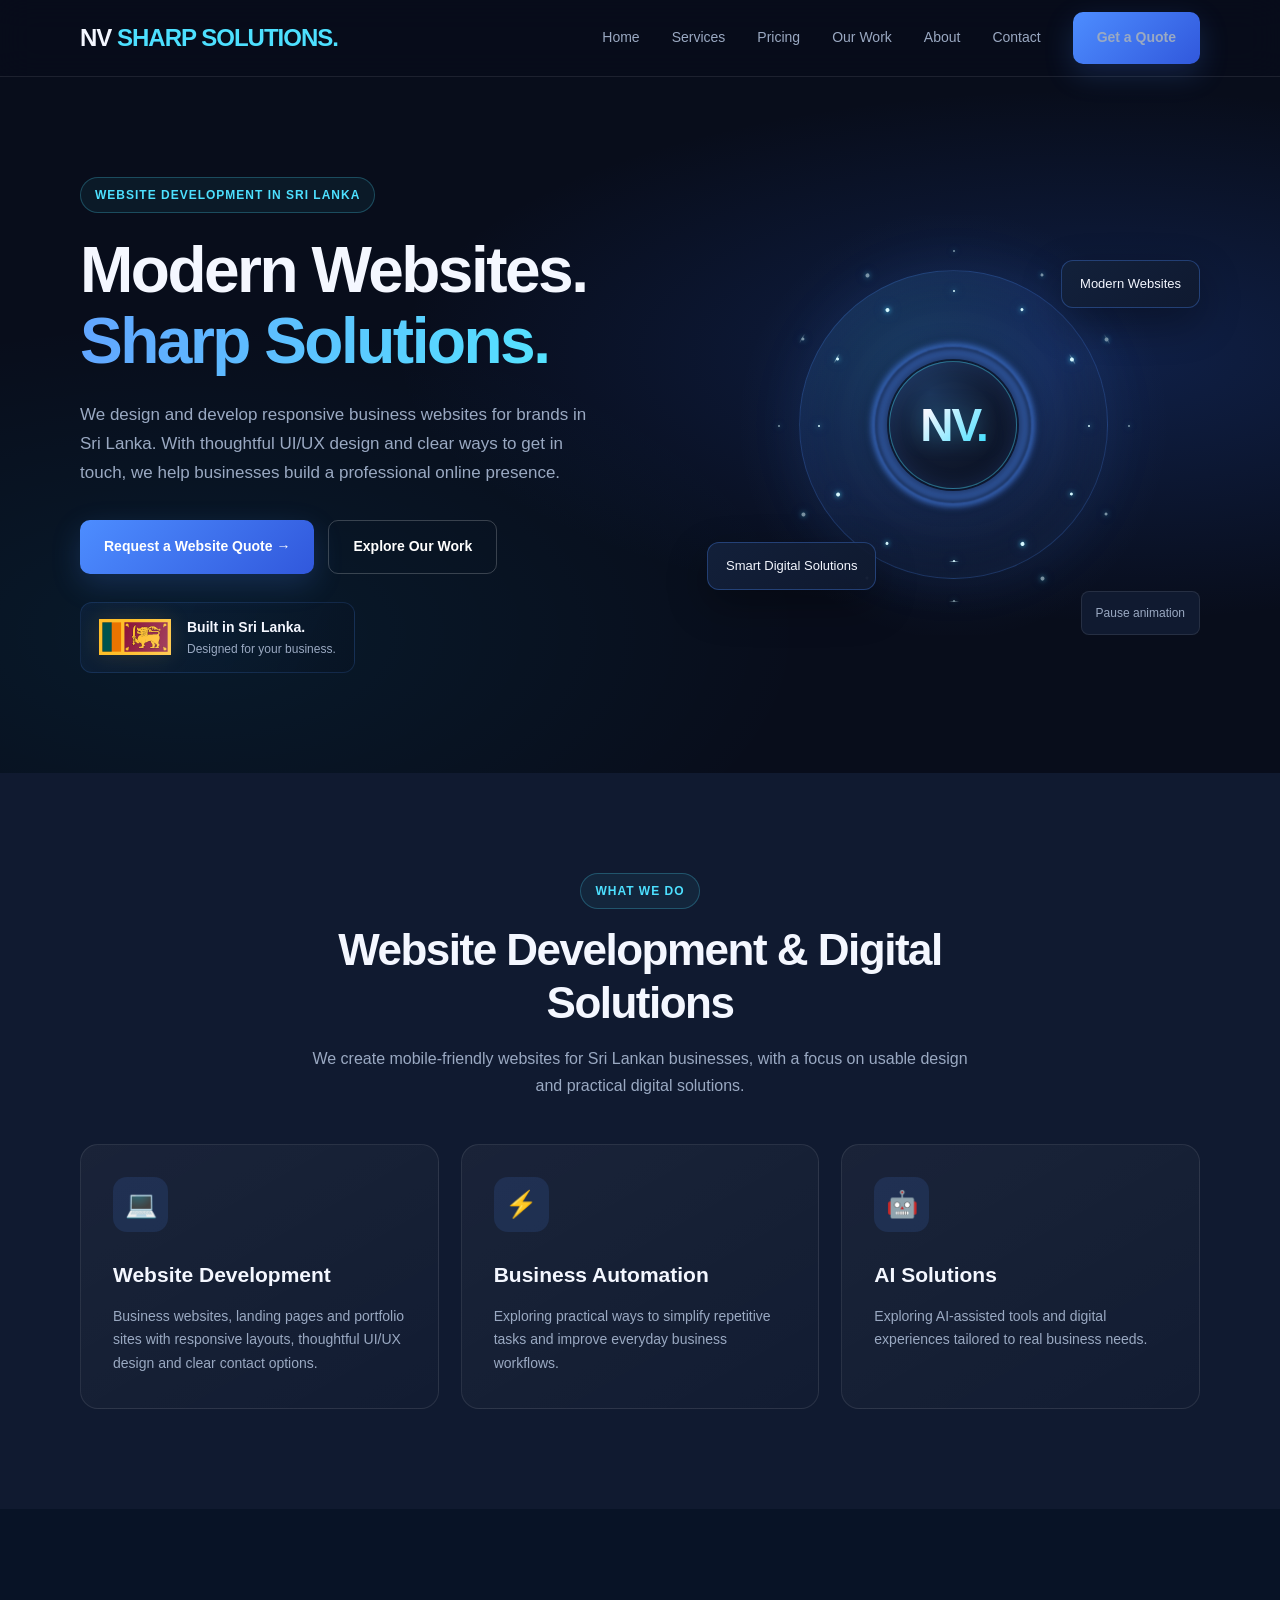
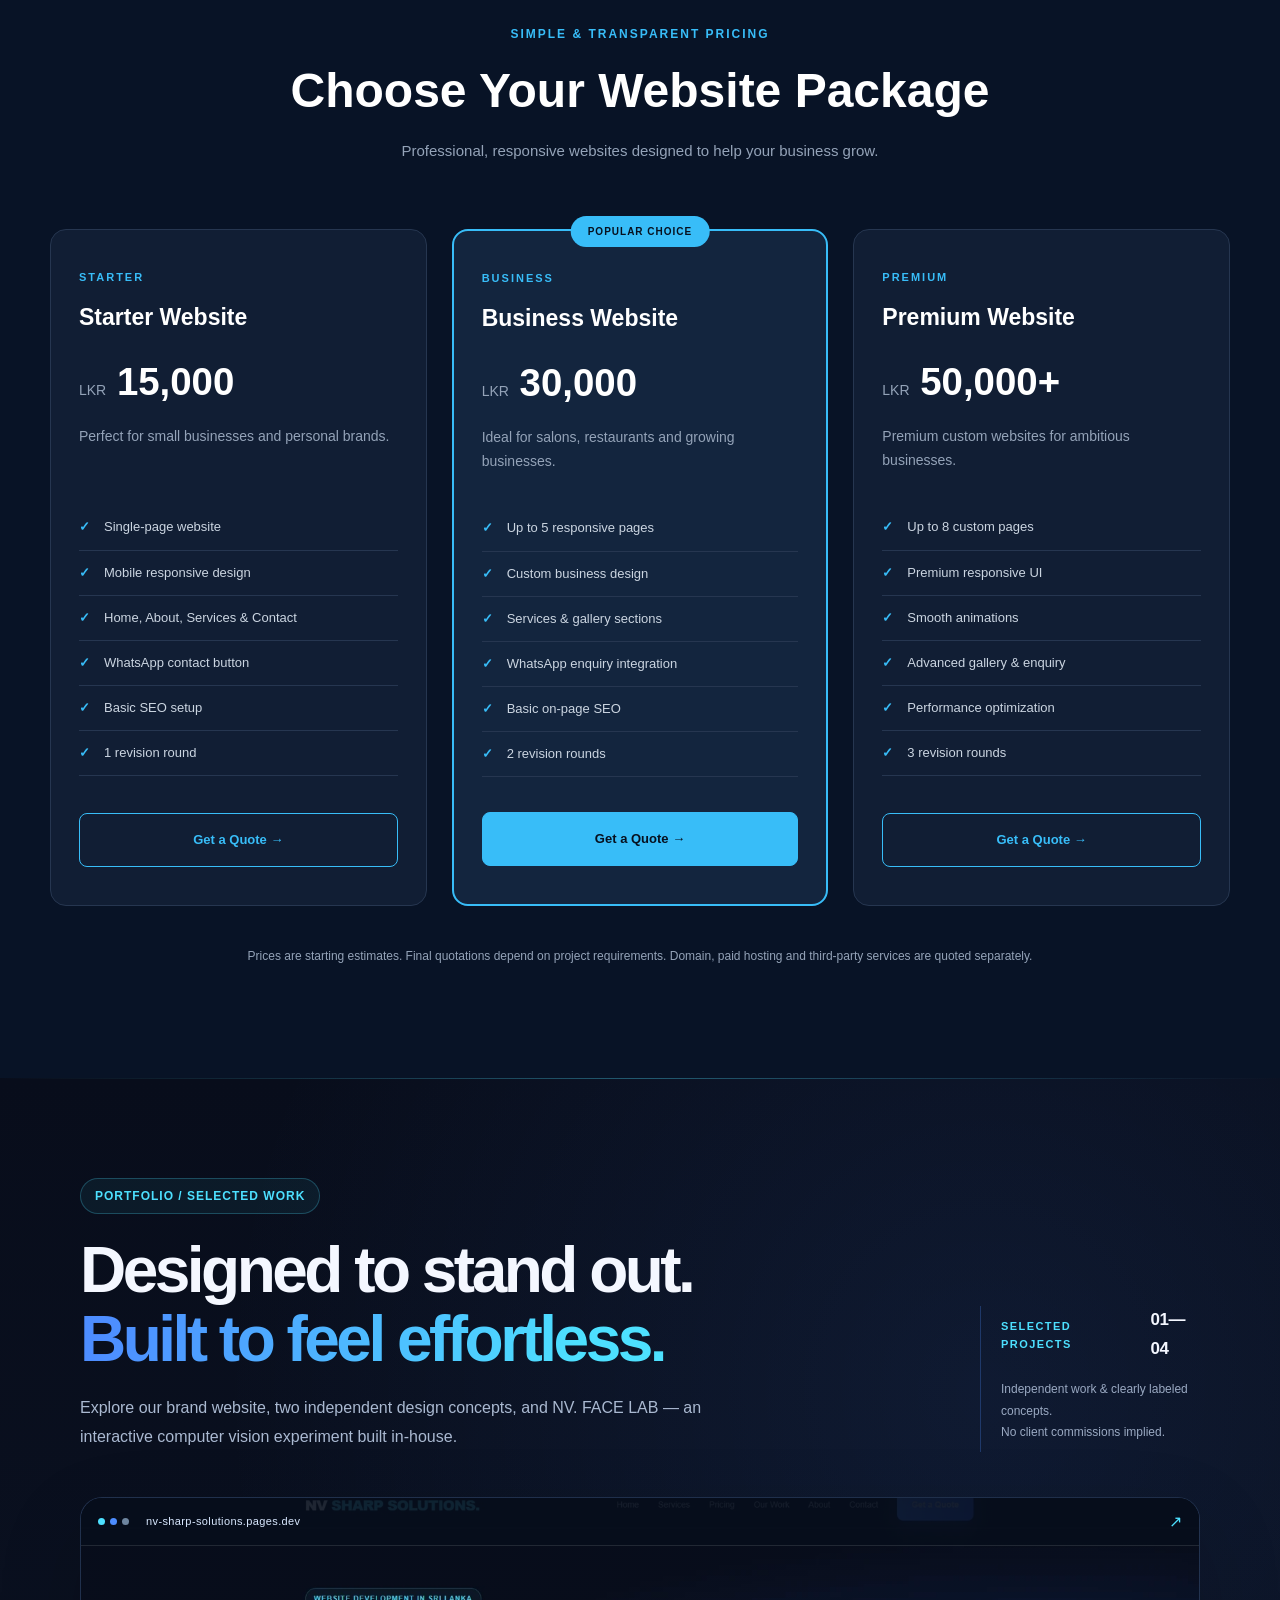
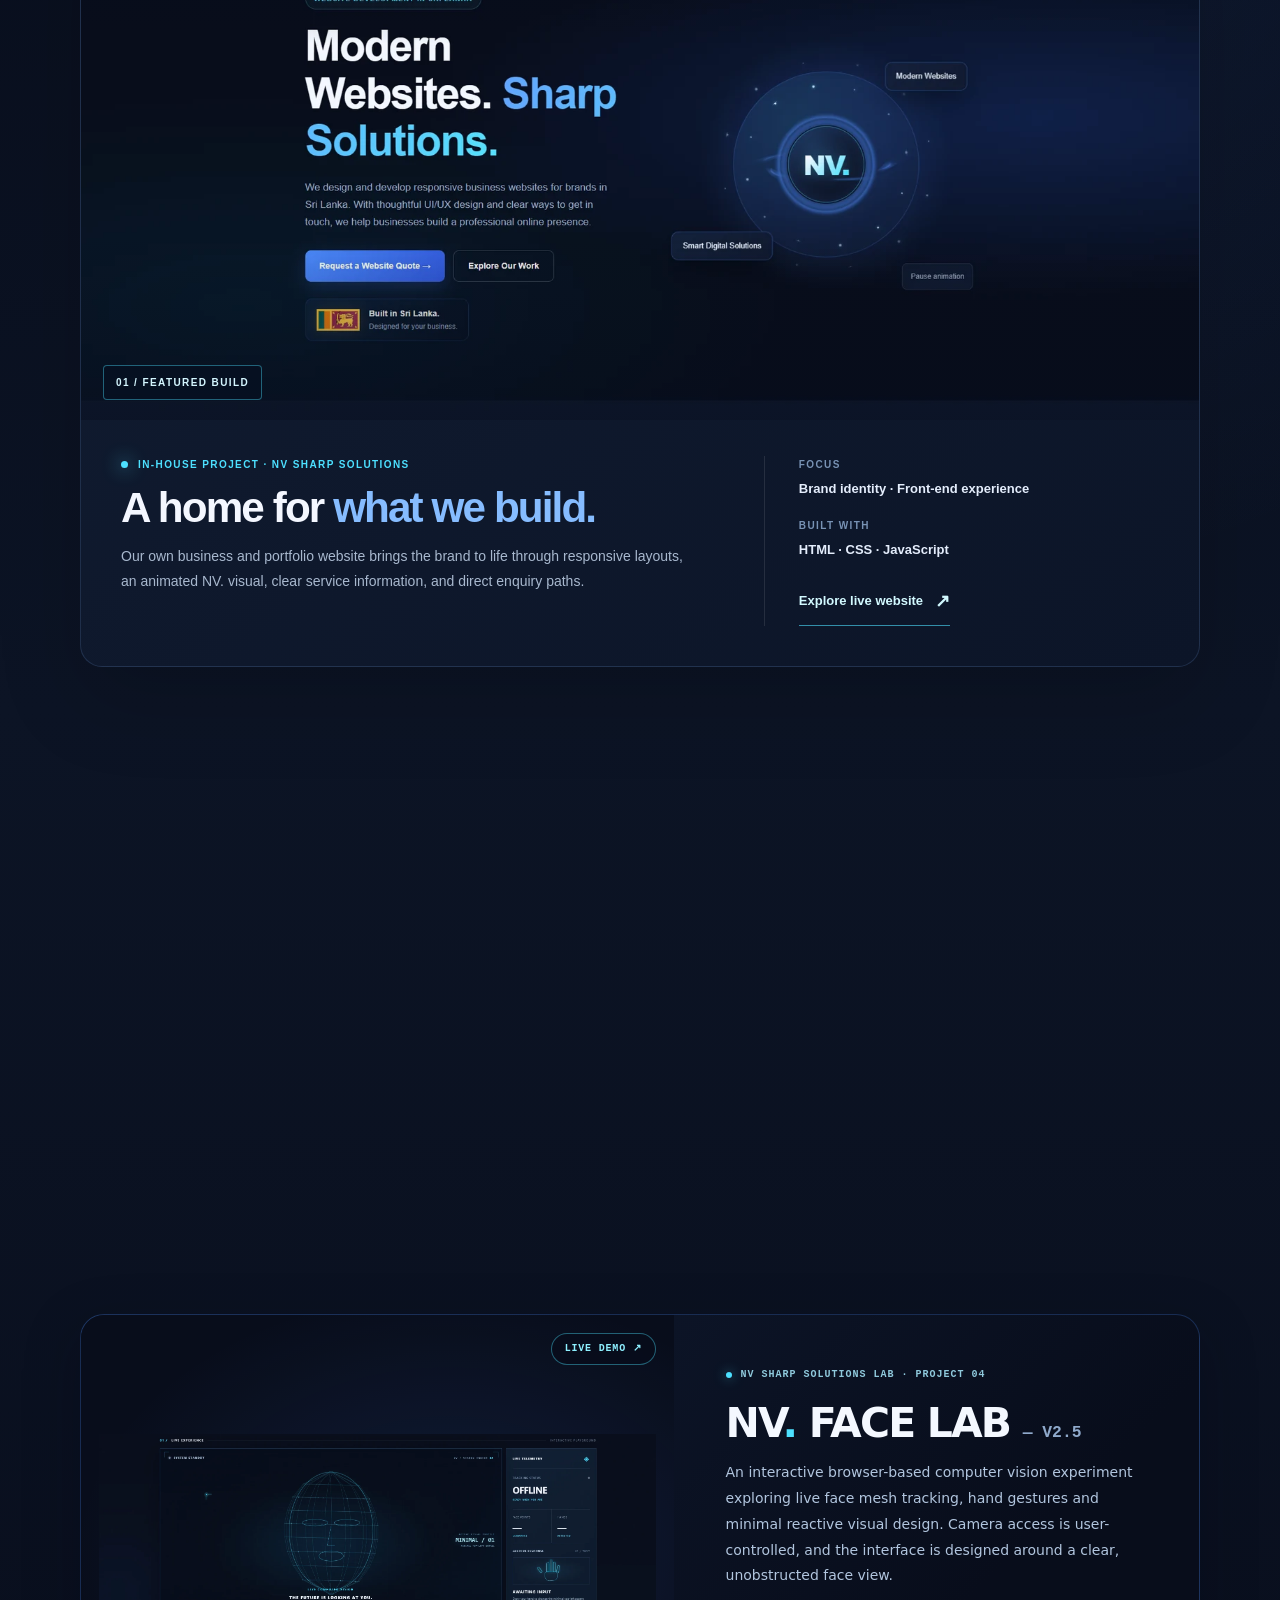
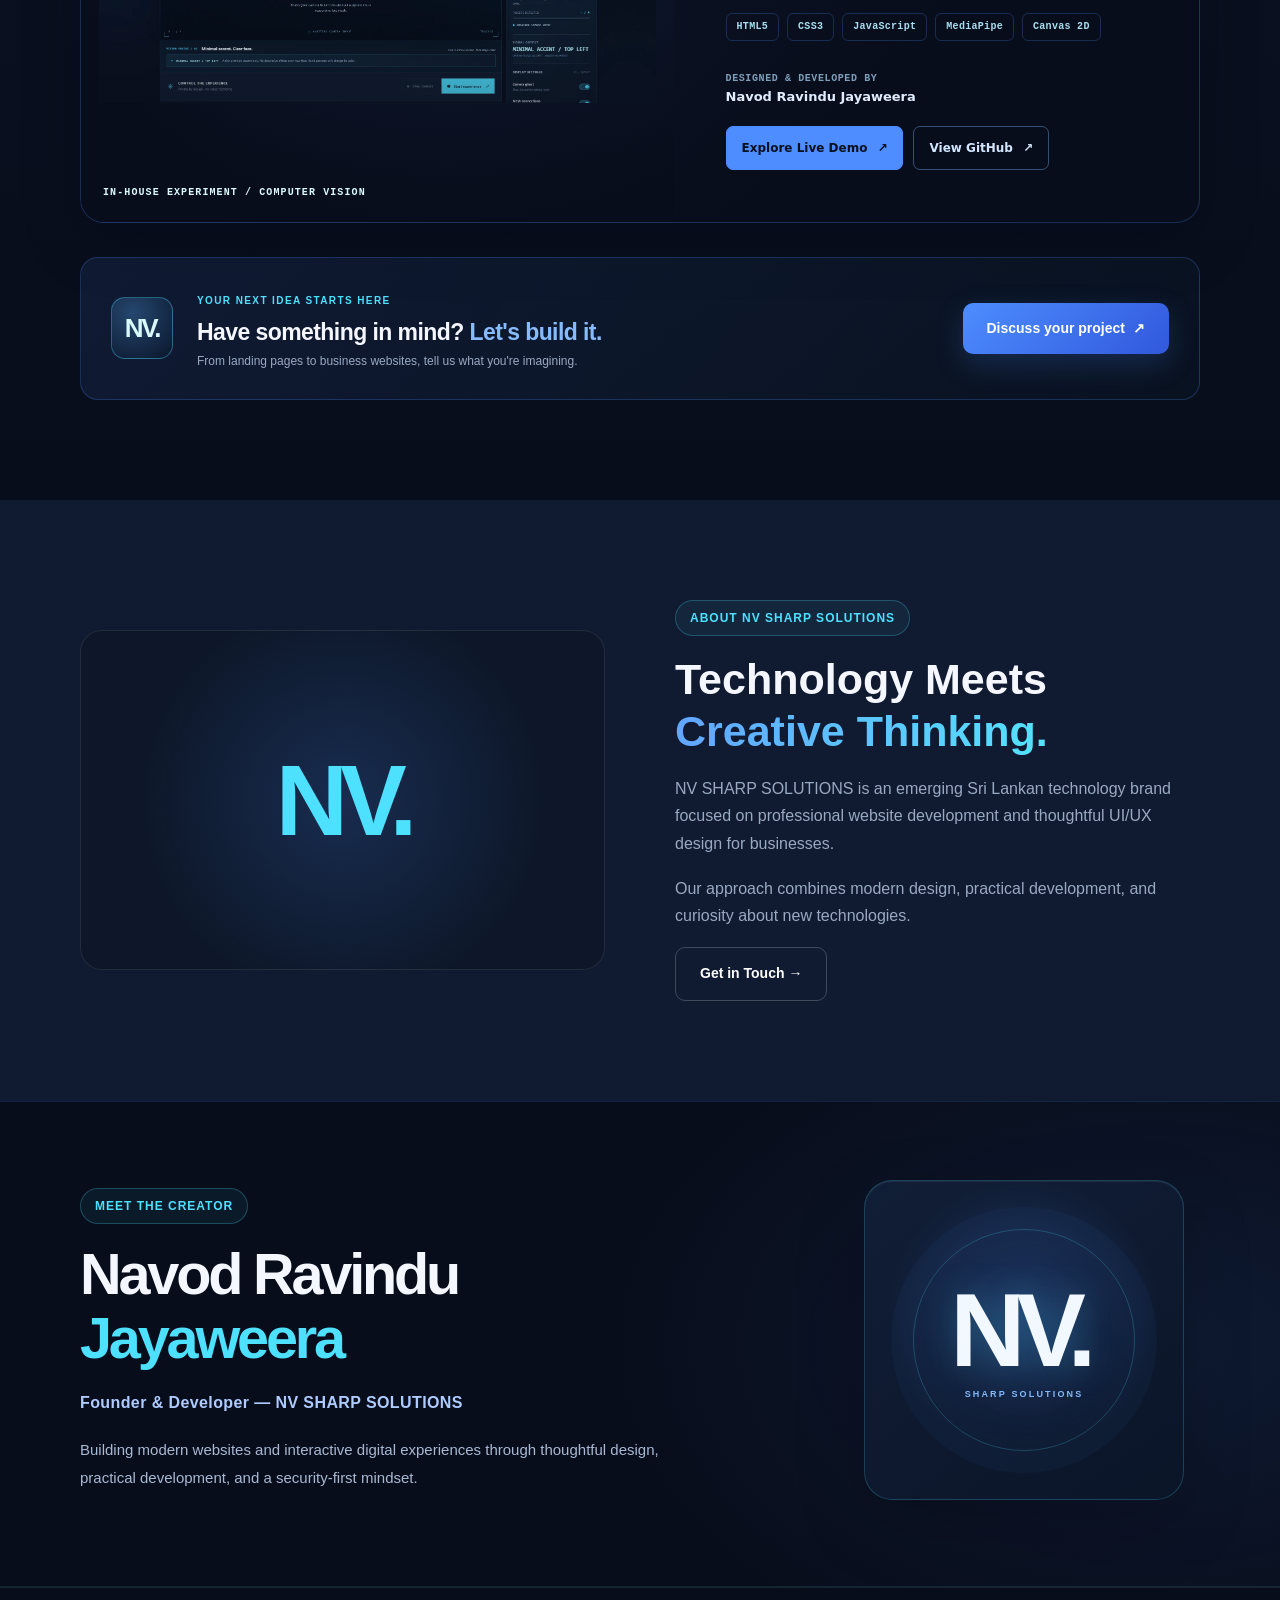
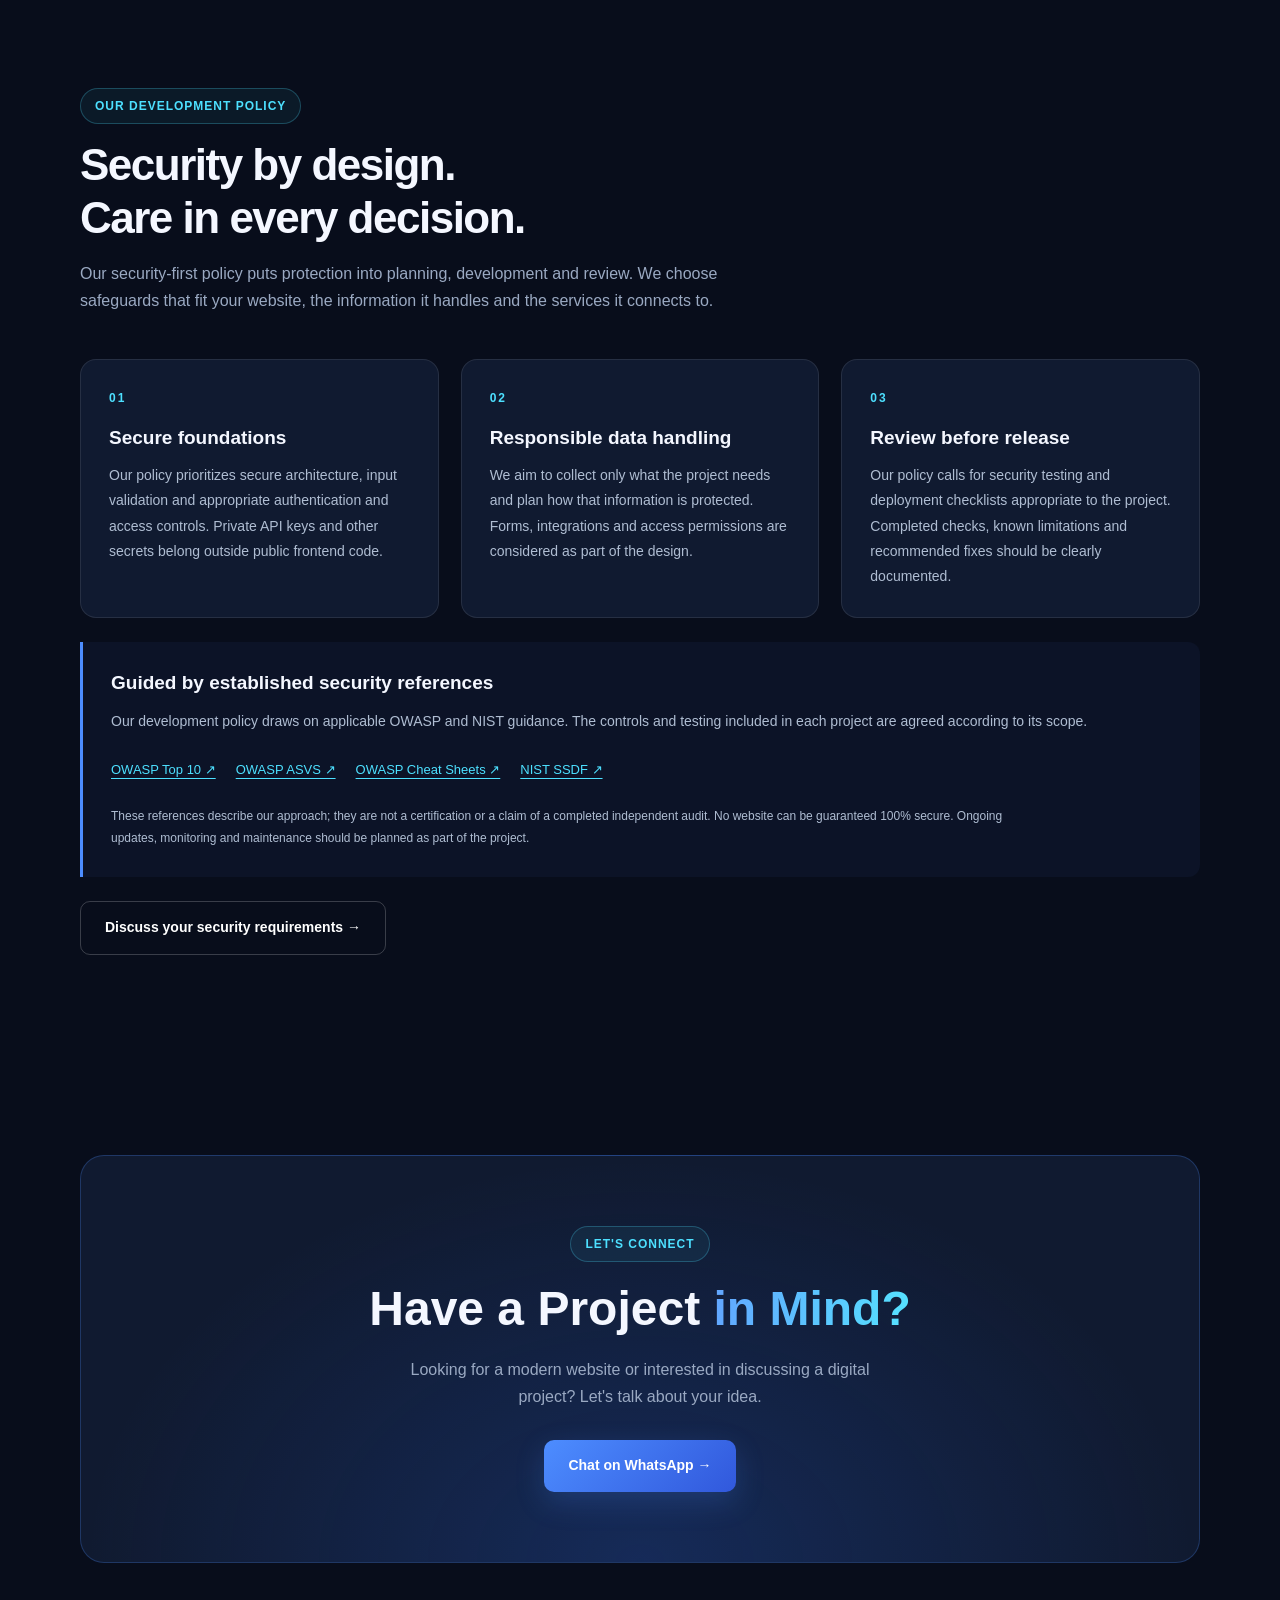
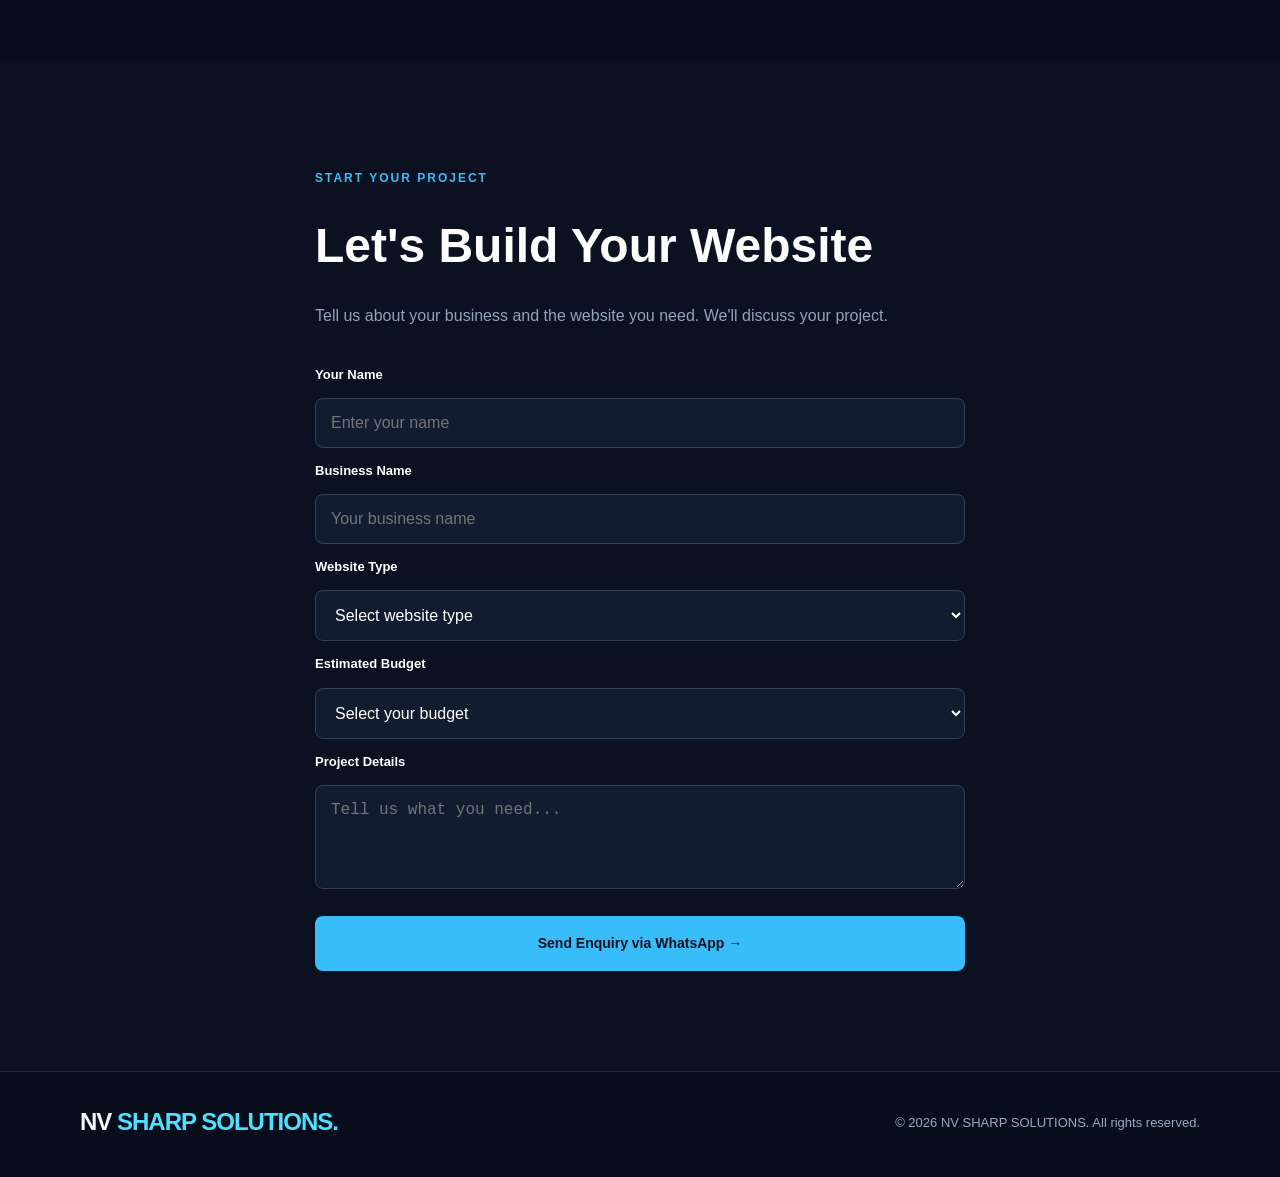
<file: index (7).html>
<!doctype html>
<html lang="en">
<head>
<meta charset="utf-8"/>
<meta content="width=device-width, initial-scale=1.0" name="viewport"/>
<title>Website Development in Sri Lanka | NV SHARP SOLUTIONS</title>
<meta name="description" content="NV SHARP SOLUTIONS builds responsive business websites in Sri Lanka with modern UI/UX design. Explore website packages, portfolio demos and request a quote."/>
<link rel="canonical" href="https://nv-sharp-solutions.pages.dev/"/>
<meta property="og:type" content="website"/>
<meta property="og:site_name" content="NV SHARP SOLUTIONS"/>
<meta property="og:locale" content="en_LK"/>
<meta property="og:url" content="https://nv-sharp-solutions.pages.dev/"/>
<meta property="og:title" content="Website Development in Sri Lanka | NV SHARP SOLUTIONS"/>
<meta property="og:description" content="NV SHARP SOLUTIONS builds responsive business websites in Sri Lanka with modern UI/UX design. Explore website packages, portfolio demos and request a quote."/>
<meta name="twitter:card" content="summary"/>
<meta name="twitter:title" content="Website Development in Sri Lanka | NV SHARP SOLUTIONS"/>
<meta name="twitter:description" content="NV SHARP SOLUTIONS builds responsive business websites in Sri Lanka with modern UI/UX design. Explore website packages, portfolio demos and request a quote."/>
<script type="application/ld+json">{"@context":"https://schema.org","@graph":[{"@type":"Organization","@id":"https://nv-sharp-solutions.pages.dev/#organization","name":"NV SHARP SOLUTIONS","url":"https://nv-sharp-solutions.pages.dev/","description":"Sri Lankan web development and digital solutions studio."},{"@type":"WebSite","@id":"https://nv-sharp-solutions.pages.dev/#website","url":"https://nv-sharp-solutions.pages.dev/","name":"NV SHARP SOLUTIONS","inLanguage":"en","publisher":{"@id":"https://nv-sharp-solutions.pages.dev/#organization"}}]}</script>
<style>
    
.client-enquiry {
  padding: 100px 20px;
  background: #0b1120;
  color: #fff;
}

.enquiry-container {
  max-width: 650px;
  margin: 0 auto;
}

.enquiry-label {
  color: #38bdf8;
  font-size: 12px;
  letter-spacing: 2px;
  font-weight: 700;
}

.client-enquiry h2 {
  font-size: clamp(32px, 5vw, 48px);
  margin: 15px 0;
}

.client-enquiry p {
  color: #94a3b8;
  margin-bottom: 35px;
}

.client-enquiry form {
  display: flex;
  flex-direction: column;
  gap: 12px;
}

.client-enquiry label {
  font-size: 13px;
  font-weight: 600;
}

.client-enquiry input,
.client-enquiry select,
.client-enquiry textarea {
  width: 100%;
  padding: 15px;
  background: #111c30;
  border: 1px solid #334155;
  border-radius: 8px;
  color: white;
  font-size: 14px;
}

.client-enquiry input:focus,
.client-enquiry select:focus,
.client-enquiry textarea:focus {
  outline: 2px solid #38bdf8;
}

.client-enquiry button {
  margin-top: 15px;
  padding: 16px;
  background: #38bdf8;
  color: #07111f;
  border: none;
  border-radius: 8px;
  font-size: 14px;
  font-weight: 700;
  cursor: pointer;
}

.client-enquiry button:hover {
  background: #7dd3fc;
}

    :root {
      --bg: #080d1b;
      --bg-light: #101a30;
      --card: #111b30;
      --text: #f4f7ff;
      --muted: #9aa9c2;
      --blue: #4d8dff;
      --cyan: #4de0ff;
      --border: rgba(255,255,255,.09);
    }

    * {
      margin: 0;
      padding: 0;
      box-sizing: border-box;
    }

    html {
      scroll-behavior: smooth;
    }

    body {
      font-family: Arial, Helvetica, sans-serif;
      background: var(--bg);
      color: var(--text);
      line-height: 1.7;
      overflow-x: hidden;
    }

    a {
      color: inherit;
      text-decoration: none;
    }

    button {
      font: inherit;
      cursor: pointer;
    }

    .container {
      width: min(1120px, 90%);
      margin: auto;
    }

    section {
      padding: 100px 0;
      scroll-margin-top: 80px;
    }

    /* Navigation */

    header {
      position: sticky;
      top: 0;
      z-index: 100;
      background: rgba(8,13,27,.92);
      backdrop-filter: blur(16px);
      border-bottom: 1px solid var(--border);
    }

    .navbar {
      min-height: 76px;
      display: flex;
      align-items: center;
      justify-content: space-between;
      gap: 20px;
    }

    .logo {
      font-size: 24px;
      font-weight: 800;
      letter-spacing: -1px;
    }

    .logo span {
      color: var(--cyan);
    }

    .nav-links {
      display: flex;
      align-items: center;
      gap: 32px;
    }

    .nav-links a {
      color: var(--muted);
      font-size: 14px;
      transition: color .3s;
    }

    .nav-links a:hover {
      color: white;
    }

    .menu-btn {
      display: none;
      color: white;
      background: none;
      border: 1px solid var(--border);
      padding: 8px 12px;
      border-radius: 8px;
      font-size: 22px;
    }

    /* Buttons */

    .btn {
      display: inline-flex;
      justify-content: center;
      align-items: center;
      gap: 8px;
      padding: 14px 24px;
      border-radius: 10px;
      font-weight: 700;
      font-size: 14px;
      transition: transform .25s, background .25s;
    }

    .btn:hover {
      transform: translateY(-3px);
    }

    .btn-primary {
      background: linear-gradient(135deg, var(--blue), #3158dc);
      color: white;
      box-shadow: 0 10px 30px rgba(77,141,255,.2);
    }

    .btn-outline {
      border: 1px solid rgba(255,255,255,.2);
      color: white;
    }

    .btn-outline:hover {
      background: rgba(255,255,255,.06);
    }

    /* Hero */

    .hero {
      position: relative;
      min-height: 680px;
      display: flex;
      align-items: center;
      overflow: hidden;
      background:
        radial-gradient(ellipse at 85% 40%,
          rgba(41,96,220,.23), transparent 45%),
        radial-gradient(ellipse at 15% 80%,
          rgba(0,200,255,.07), transparent 40%);
    }

    .hero-grid {
      display: grid;
      grid-template-columns: 1.15fr 1fr;
      align-items: center;
      gap: 60px;
    }

    .eyebrow {
      display: inline-block;
      padding: 7px 14px;
      border: 1px solid rgba(77,224,255,.25);
      background: rgba(77,224,255,.06);
      border-radius: 30px;
      color: var(--cyan);
      font-size: 12px;
      font-weight: 700;
      letter-spacing: 1px;
      text-transform: uppercase;
    }

    h1 {
      margin-top: 22px;
      font-size: clamp(42px, 5vw, 72px);
      line-height: 1.1;
      letter-spacing: -2.5px;
    }

    .gradient-text {
      background: linear-gradient(100deg, #62a5ff, #55e3ff);
      -webkit-background-clip: text;
      background-clip: text;
      color: transparent;
    }

    .hero p {
      margin: 25px 0 32px;
      max-width: 520px;
      color: var(--muted);
      font-size: 17px;
    }

    .hero-actions {
      display: flex;
      flex-wrap: wrap;
      gap: 14px;
    }

    /* Hero visual made with CSS */

    .hero-visual {
      position: relative;
      height: 420px;
      display: grid;
      place-items: center;
    }

    .visual-glow {
      position: absolute;
      width: 320px;
      height: 320px;
      border-radius: 50%;
      background: #2868ff;
      filter: blur(95px);
      opacity: .3;
    }

    .visual-ring {
      position: absolute;
      width: 330px;
      height: 330px;
      border: 1px solid rgba(95,173,255,.3);
      border-radius: 50%;
      transform: rotateX(65deg) rotateZ(-25deg);
    }

    .visual-ring.second {
      width: 260px;
      height: 260px;
      transform: rotateY(65deg) rotateZ(25deg);
    }

    .visual-core {
      position: relative;
      width: 220px;
      height: 220px;
      display: grid;
      place-items: center;
      border-radius: 48px;
      transform: rotate(-12deg);
      background:
        linear-gradient(145deg,
          rgba(85,190,255,.25),
          rgba(35,62,148,.12));
      border: 1px solid rgba(130,200,255,.35);
      box-shadow:
        inset 0 0 40px rgba(60,130,255,.14),
        0 30px 80px rgba(0,0,0,.4);
      animation: float 5s ease-in-out infinite;
    }

    .visual-core span {
      font-size: 88px;
      font-weight: 900;
      color: white;
      text-shadow: 0 0 40px rgba(77,224,255,.5);
    }

    .floating-tag {
      position: absolute;
      padding: 12px 18px;
      background: rgba(19,33,59,.9);
      border: 1px solid var(--border);
      border-radius: 12px;
      font-size: 13px;
      box-shadow: 0 15px 40px rgba(0,0,0,.3);
    }

    .tag-one {
      top: 45px;
      right: 0;
    }

    .tag-two {
      bottom: 45px;
      left: 0;
    }

    @keyframes float {
      0%, 100% { transform: translateY(0) rotate(-12deg); }
      50% { transform: translateY(-18px) rotate(-12deg); }
    }

    /* Section headings */

    .section-heading {
      max-width: 680px;
      margin-bottom: 45px;
    }

    .section-heading.center {
      text-align: center;
      margin-left: auto;
      margin-right: auto;
    }

    .section-heading h2 {
      margin: 15px 0;
      font-size: clamp(30px, 4vw, 44px);
      letter-spacing: -1.5px;
      line-height: 1.2;
    }

    .section-heading p {
      color: var(--muted);
    }

    /* Services */

    .services {
      background: var(--bg-light);
    }

    .card-grid {
      display: grid;
      grid-template-columns: repeat(3, 1fr);
      gap: 22px;
    }

    .service-card {
      padding: 32px;
      border: 1px solid var(--border);
      border-radius: 18px;
      background: linear-gradient(150deg,
        rgba(255,255,255,.045),
        rgba(255,255,255,.01));
      transition: transform .3s, border-color .3s;
    }

    .service-card:hover {
      transform: translateY(-8px);
      border-color: rgba(77,141,255,.5);
    }

    .service-icon {
      width: 55px;
      height: 55px;
      display: grid;
      place-items: center;
      border-radius: 14px;
      background: rgba(77,141,255,.13);
      font-size: 26px;
      margin-bottom: 25px;
    }

    .service-card h3 {
      font-size: 21px;
      margin-bottom: 12px;
    }

    .service-card p {
      color: var(--muted);
      font-size: 14px;
    }

    /* Portfolio */

    .portfolio-grid {
      display: grid;
      grid-template-columns: repeat(2, 1fr);
      gap: 25px;
    }

    .project-card {
      border: 1px solid var(--border);
      border-radius: 18px;
      overflow: hidden;
      background: var(--card);
    }

    .project-preview {
      height: 230px;
      display: grid;
      place-items: center;
      position: relative;
      overflow: hidden;
    }

    .preview-one {
      background: linear-gradient(135deg, #182f5c, #183e77, #0b1428);
    }

    .preview-two {
      background: linear-gradient(135deg, #133b44, #145f69, #0a1823);
    }

    .preview-window {
      width: 76%;
      height: 160px;
      border-radius: 12px;
      border: 1px solid rgba(255,255,255,.2);
      background: rgba(9,17,34,.8);
      box-shadow: 0 20px 50px rgba(0,0,0,.3);
      padding: 14px;
    }

    .window-dots {
      display: flex;
      gap: 5px;
      margin-bottom: 17px;
    }

    .window-dots i {
      width: 7px;
      height: 7px;
      border-radius: 50%;
      background: #6a85aa;
    }

    .mock-line {
      height: 9px;
      width: 60%;
      border-radius: 5px;
      background: rgba(255,255,255,.65);
      margin-bottom: 10px;
    }

    .mock-line.small {
      width: 40%;
      background: rgba(77,224,255,.5);
    }

    .mock-boxes {
      display: flex;
      gap: 8px;
      margin-top: 20px;
    }

    .mock-boxes div {
      flex: 1;
      height: 42px;
      border-radius: 6px;
      background: rgba(77,141,255,.18);
    }

    .project-info {
      padding: 25px;
    }

    .project-info h3 {
      margin-bottom: 8px;
    }

    .project-info p {
      color: var(--muted);
      font-size: 14px;
    }

    .project-label {
      color: var(--cyan);
      font-size: 12px;
      font-weight: 700;
      margin-bottom: 10px;
    }

    /* About */

    .about {
      background: var(--bg-light);
    }

    .about-grid {
      display: grid;
      grid-template-columns: 1fr 1fr;
      align-items: center;
      gap: 70px;
    }

    .about-visual {
      min-height: 340px;
      display: grid;
      place-items: center;
      border: 1px solid var(--border);
      border-radius: 22px;
      background:
        radial-gradient(circle at center,
          rgba(77,141,255,.18), transparent 65%),
        #0d1729;
    }

    .about-visual span {
      font-size: clamp(50px, 9vw, 100px);
      font-weight: 900;
      letter-spacing: -8px;
      color: var(--cyan);
    }

    .about-text h2 {
      font-size: clamp(30px, 4vw, 43px);
      line-height: 1.2;
      margin: 18px 0;
    }

    .about-text p {
      color: var(--muted);
      margin-bottom: 18px;
    }

    /* Contact */

    .contact {
      text-align: center;
    }

    .contact-panel {
      padding: 70px 25px;
      border-radius: 24px;
      border: 1px solid rgba(77,141,255,.25);
      background:
        radial-gradient(ellipse at 50% 100%,
          rgba(40,100,230,.22), transparent 70%),
        #101a30;
    }

    .contact-panel h2 {
      font-size: clamp(32px, 4vw, 48px);
      line-height: 1.2;
      margin: 18px 0;
    }

    .contact-panel p {
      max-width: 520px;
      margin: 0 auto 30px;
      color: var(--muted);
    }

    /* Footer */

    footer {
      border-top: 1px solid var(--border);
      padding: 30px 0;
    }

    .footer-inner {
      display: flex;
      justify-content: space-between;
      gap: 20px;
      align-items: center;
      flex-wrap: wrap;
    }

    footer p {
      color: var(--muted);
      font-size: 13px;
    }

    /* Scroll reveal */

    .reveal {
      opacity: 0;
      transform: translateY(25px);
      transition: opacity .7s, transform .7s;
    }

    .reveal.visible {
      opacity: 1;
      transform: translateY(0);
    }

    /* Mobile */

    @media (max-width: 800px) {
      section {
        padding: 70px 0;
      }

      .hero {
        min-height: auto;
        padding: 90px 0 60px;
      }

      .hero-grid,
      .about-grid {
        grid-template-columns: 1fr;
        gap: 35px;
      }

      .hero-visual {
        height: 330px;
      }

      .card-grid {
        grid-template-columns: 1fr;
      }

      .portfolio-grid {
        grid-template-columns: 1fr;
      }

      .menu-btn {
        display: block;
      }

      .nav-links {
        display: none;
        position: absolute;
        top: 76px;
        left: 0;
        width: 100%;
        background: #0b1426;
        border-bottom: 1px solid var(--border);
        padding: 25px 5%;
        flex-direction: column;
        align-items: flex-start;
        gap: 20px;
      }

      .nav-links.open {
        display: flex;
      }

      .about-visual {
        min-height: 240px;
      }
    }

    @media (max-width: 480px) {
      h1 {
        font-size: 40px;
        letter-spacing: -1.5px;
      }

      .hero-visual {
        height: 280px;
      }

      .visual-core {
        width: 160px;
        height: 160px;
      }

      .visual-core span {
        font-size: 60px;
      }

      .visual-ring {
        width: 220px;
        height: 220px;
      }

      .visual-ring.second {
        width: 180px;
        height: 180px;
      }

      .floating-tag {
        font-size: 11px;
        padding: 9px 12px;
      }

      .hero-actions .btn {
        width: 100%;
      }

      .contact-panel {
        padding: 50px 20px;
      }
    }

    @media (prefers-reduced-motion: reduce) {
      html {
        scroll-behavior: auto;
      }

      .visual-core {
        animation: none;
      }

      .reveal {
        opacity: 1;
        transform: none;
        transition: none;
      }
    }
    
/* ===== NV SHARP SOLUTIONS PRICING ===== */

.pricing-section {
  padding: 110px 20px;
  background: #081326;
  color: #ffffff;
  scroll-margin-top: 90px;
}

.pricing-container {
  max-width: 1180px;
  margin: 0 auto;
}

.pricing-heading {
  text-align: center;
  margin-bottom: 65px;
}

.pricing-label {
  display: inline-block;
  color: #38bdf8;
  font-size: 12px;
  font-weight: 700;
  letter-spacing: 2px;
  margin-bottom: 18px;
}

.pricing-heading h2 {
  color: #ffffff;
  font-size: clamp(32px, 4vw, 48px);
  line-height: 1.2;
  margin-bottom: 18px;
}

.pricing-heading p {
  color: #94a3b8;
  font-size: 15px;
}

.pricing-grid {
  display: grid;
  grid-template-columns: repeat(3, minmax(0, 1fr));
  gap: 25px;
  align-items: stretch;
}

.pricing-card {
  position: relative;
  display: flex;
  flex-direction: column;
  padding: 38px 28px;
  background: #111e34;
  border: 1px solid #263650;
  border-radius: 16px;
  transition: transform .3s ease,
              border-color .3s ease,
              box-shadow .3s ease;
}

.pricing-card:hover {
  transform: translateY(-8px);
  border-color: #38bdf8;
  box-shadow: 0 20px 45px rgba(0,0,0,.2);
}

.pricing-featured {
  border: 2px solid #38bdf8;
  background: #13253e;
}

.pricing-badge {
  position: absolute;
  top: -15px;
  left: 50%;
  transform: translateX(-50%);
  background: #38bdf8;
  color: #07111f;
  padding: 7px 17px;
  border-radius: 20px;
  font-size: 10px;
  font-weight: 800;
  letter-spacing: 1px;
  white-space: nowrap;
}

.pricing-type {
  color: #38bdf8;
  font-size: 11px;
  font-weight: 700;
  letter-spacing: 2px;
  margin-bottom: 12px;
}

.pricing-card h3 {
  color: #ffffff;
  font-size: 23px;
  margin-bottom: 22px;
}

.pricing-price {
  color: #ffffff;
  font-size: clamp(30px, 3vw, 39px);
  font-weight: 800;
  line-height: 1.2;
  margin-bottom: 20px;
}

.pricing-price small {
  color: #94a3b8;
  font-size: 14px;
  font-weight: 500;
}

.pricing-description {
  color: #94a3b8;
  font-size: 14px;
  min-height: 52px;
  margin-bottom: 28px;
}

.pricing-features {
  list-style: none;
  padding: 0;
  margin: 0 0 35px;
  flex: 1;
}

.pricing-features li {
  color: #cbd5e1;
  font-size: 13px;
  padding: 11px 0 11px 25px;
  border-bottom: 1px solid #263650;
  position: relative;
}

.pricing-features li::before {
  content: "✓";
  position: absolute;
  left: 0;
  color: #38bdf8;
  font-weight: 800;
}

.pricing-btn {
  display: block;
  text-align: center;
  padding: 15px;
  border: 1px solid #38bdf8;
  border-radius: 8px;
  color: #38bdf8;
  font-size: 13px;
  font-weight: 700;
  text-decoration: none;
  transition: .3s ease;
}

.pricing-btn:hover,
.pricing-btn-featured {
  background: #38bdf8;
  color: #07111f;
}

.pricing-btn-featured:hover {
  background: #7dd3fc;
  border-color: #7dd3fc;
}

.pricing-note {
  text-align: center;
  color: #94a3b8;
  font-size: 12px;
  margin-top: 40px;
  line-height: 1.8;
}

/* TABLET */

@media (max-width: 950px) {
  .pricing-grid {
    grid-template-columns: repeat(2, minmax(0, 1fr));
  }

  .pricing-featured {
    grid-row: 1;
  }
}

/* MOBILE */

@media (max-width: 650px) {
  .pricing-section {
    padding: 80px 16px;
  }

  .pricing-grid {
    grid-template-columns: 1fr;
    gap: 30px;
  }

  .pricing-card {
    padding: 32px 24px;
  }

  .pricing-featured {
    grid-row: auto;
  }

  .pricing-heading {
    margin-bottom: 50px;
  }
}


    /* SEO Phase 2: keyboard access and mobile form usability */
    .skip-link {
      position: absolute;
      left: 12px;
      top: -64px;
      z-index: 1000;
      padding: 10px 16px;
      background: #38bdf8;
      color: #07111f;
      border-radius: 8px;
      font-weight: 700;
    }
    .skip-link:focus { top: 10px; }
    :focus-visible {
      outline: 3px solid #55e3ff;
      outline-offset: 3px;
    }
    .menu-btn { min-width: 44px; min-height: 44px; }
    .client-enquiry input,
    .client-enquiry select,
    .client-enquiry textarea { font-size: 16px; }
    .client-enquiry button { min-height: 44px; }
    @media (max-width: 800px) {
      .nav-links a { padding: 8px 0; }
      .nav-links { gap: 12px; }
    }
  /* Singularity Orb: adapted from the supplied uiverse.io/necatimertmetin/tidy-falcon-23 export. Original attribution retained: MIT License. */
.sgo-frame{position:relative;display:grid;place-items:center;width:100%;height:100.00008%;overflow:hidden;background:var(--sgo-stage)}
.sgo-orb{position:relative;display:grid;place-items:center;isolation:isolate}
.sgo-ring{border-radius:50.00006%;padding:calc(var(--sgo-u) * 0.015625);line-height:0}
.sgo-ring-3,.sgo-ring-1{box-shadow:0 0 calc(var(--sgo-u) * 0.0781254 * var(--sgo-ring-glow)) calc(var(--sgo-u) * 0.1171875 * var(--sgo-ring-glow)) var(--sgo-halo)}
.sgo-ring-2{box-shadow:0 0 calc(var(--sgo-u) * 0.015625) calc(var(--sgo-u) * 0.078125) var(--sgo-gap)}
.sgo-ring-1{position:relative}
.sgo-core{height:var(--sgo-u);aspect-ratio:1;background-color:var(--sgo-core);border-radius:50.00006%;box-shadow:0 0 calc(var(--sgo-u) * 0.15625) calc(var(--sgo-u) * 0.078125) var(--sgo-gap),inset 0 0 calc(var(--sgo-u) * 0.078125) color-mix(in srgb,var(--sgo-halo) 53%,transparent)}
.sgo-glow{position:absolute;top:50%;left:50%;transform:translate(-50%,-50.00003%);width:calc(var(--sgo-u) * 2.734375 * var(--sgo-halo-size));height:calc(var(--sgo-u) * 2.734375 * var(--sgo-halo-size));border-radius:50%;opacity:var(--sgo-halo-opacity);background:radial-gradient(circle,color-mix(in srgb,var(--sgo-halo) 20%,transparent) 5.00005%,color-mix(in srgb,var(--sgo-halo) 10%,transparent) 20%,transparent 70%);z-index:-1;pointer-events:none}
.sgo-orbit{position:absolute;top:50.00007%;left:50.00003%;transform:translate(-50%,-50%) rotateX(var(--sgo-tilt)) scale(var(--sgo-orbit-scale));pointer-events:none}
.sgo-crescent{position:absolute;top:50%;left:50%;transform:rotate(180deg);width:calc(200px * var(--sgo-trail-len));height:calc(12px * var(--sgo-trail-weight));clip-path:ellipse(60% 100% at 100% 50.00001%);offset-path:path("M 0,-100 A 100,100 0 1,1 0,100 A 100,100 0 1,1 0,-100 Z");offset-distance:0%;opacity:0;overflow:visible;filter:drop-shadow(0 0 calc(5.00007px * var(--sgo-trail-glow)) var(--sgo-halo)) drop-shadow(0 0 calc(15px * var(--sgo-trail-glow)) var(--sgo-halo)) drop-shadow(0 0 calc(25px * var(--sgo-trail-glow)) var(--sgo-halo)) drop-shadow(0 0 calc(50px * var(--sgo-trail-glow)) var(--sgo-halo));animation:sgo-orbit var(--sgo-duration) ease-in-out var(--sgo-delay) infinite}
.sgo-crescent path{fill:var(--sgo-halo);fill-opacity:var(--sgo-trail-opacity)}
@keyframes sgo-orbit{18%{offset-distance:25%;opacity:0}25%{opacity:1}75%{opacity:1}100%{offset-distance:90%;opacity:0}}
.sgo-frame[data-motion='paused'] .sgo-crescent{animation-play-state:paused;offset-distance:var(--sgo-park);opacity:1}
@media(prefers-reduced-motion:reduce){.sgo-crescent{animation-play-state:paused;offset-distance:var(--sgo-park);opacity:1}}

.orb-visual{min-width:0;isolation:isolate}
.orb-art{position:absolute;inset:0;pointer-events:none;overflow:hidden}
.orb-art .sgo-frame{height:100%;width:100%}
.sgo-core{display:grid;place-items:center}
.sgo-monogram{color:var(--text);font-size:42px;font-weight:800;letter-spacing:-3px;line-height:1;text-shadow:0 0 24px rgba(77,224,255,.35)}
.orb-visual .floating-tag{pointer-events:none;z-index:1}
.orb-toggle{position:absolute;bottom:0;right:0;min-height:44px;padding:8px 14px;border:1px solid var(--border);border-radius:8px;background:var(--bg-light);color:var(--muted);font-size:12px;z-index:2}
.orb-toggle:hover{color:var(--text);border-color:var(--cyan)}
.orb-toggle:focus-visible{outline:2px solid var(--cyan);outline-offset:4px}
@media(max-width:480px){.orb-art .sgo-frame{--sgo-u:104px!important;--sgo-orbit-scale:.85!important}.orb-visual .tag-one{top:8px}.orb-visual .tag-two{bottom:50px}.sgo-monogram{font-size:34px}}
@media(prefers-reduced-motion:reduce){.orb-art .sgo-crescent{animation:none;offset-distance:var(--sgo-park);opacity:1}.orb-toggle{display:none}}


/* Brand-matched circular backdrop and NV monogram. */
.orb-art .sgo-frame{
  --sgo-core:#101a30!important;
  --sgo-gap:#080d1b!important;
  --sgo-halo:#4d8dff!important;
  --sgo-ring-glow:.72!important;
  --sgo-halo-size:1.25!important;
}
.orb-art .sgo-orb::before{
  content:"";position:absolute;z-index:-2;
  width:clamp(230px,24vw,310px);aspect-ratio:1;border-radius:50%;
  background:radial-gradient(circle at 35% 28%,rgba(77,224,255,.12),rgba(77,141,255,.08) 48%,rgba(16,26,48,.35) 74%);
  border:1px solid rgba(77,141,255,.24);
  box-shadow:inset 0 0 48px rgba(77,141,255,.08),0 0 55px rgba(77,141,255,.08);
}
.orb-art .sgo-core{
  background:radial-gradient(circle at 32% 25%,#1c355a 0%,#101a30 52%,#080d1b 100%);
  border:1px solid rgba(77,224,255,.42);
  box-shadow:0 0 24px 10px rgba(8,13,27,.85),inset 0 0 20px rgba(77,141,255,.18);
}
.orb-art .sgo-monogram{
  font-size:46px;font-weight:900;letter-spacing:-2px;
  color:#f4f7ff;background:linear-gradient(135deg,#f4f7ff 15%,#4de0ff 90%);
  -webkit-background-clip:text;background-clip:text;
  -webkit-text-fill-color:transparent;
  text-shadow:none;filter:drop-shadow(0 0 10px rgba(77,224,255,.25));
}
@media(max-width:480px){.orb-art .sgo-monogram{font-size:38px}.orb-art .sgo-orb::before{width:220px}}
@media(forced-colors:active){.orb-art .sgo-monogram{background:none;-webkit-text-fill-color:CanvasText;color:CanvasText}}



/* Subtle orbital drift for the two service labels. */
.orb-visual .floating-tag{
  animation: nv-label-orbit 9s ease-in-out infinite;
  border-color:rgba(77,141,255,.32);
  background:linear-gradient(135deg,rgba(19,33,59,.96),rgba(16,26,48,.94));
}
.orb-visual .tag-two{animation-direction:reverse;animation-delay:-4.5s;animation-duration:11s}
.orb-visual[data-motion="paused"] .floating-tag{animation-play-state:paused}
@keyframes nv-label-orbit{
  0%,100%{transform:translate(0,0)}
  25%{transform:translate(-9px,-7px)}
  50%{transform:translate(-18px,0)}
  75%{transform:translate(-9px,7px)}
}
@media(max-width:480px){
  .orb-visual .floating-tag{animation-name:nv-label-orbit-mobile}
  @keyframes nv-label-orbit-mobile{
    0%,100%{transform:translate(0,0)}
    25%{transform:translate(-4px,-4px)}
    50%{transform:translate(-8px,0)}
    75%{transform:translate(-4px,4px)}
  }
}
@media(prefers-reduced-motion:reduce){.orb-visual .floating-tag{animation:none;transform:none}}


/* Cinematic star orbits; decorative, local CSS only. */
.orb-art .sgo-frame{isolation:isolate}
.nv-starfield{position:absolute;inset:0;pointer-events:none;z-index:1;overflow:hidden}
.nv-star-orbit{position:absolute;left:50%;top:50%;width:270px;height:270px;margin:-135px 0 0 -135px;border-radius:50%;animation:nv-stars-turn 45s linear infinite}
.nv-star-orbit-outer{width:350px;height:350px;margin:-175px 0 0 -175px;animation-duration:70s;animation-direction:reverse;opacity:.55}
.nv-star-orbit i{position:absolute;left:50%;top:50%;width:var(--size);height:var(--size);border-radius:50%;background:#d7f8ff;transform:rotate(var(--angle)) translateX(135px);box-shadow:0 0 5px #4de0ff,0 0 12px rgba(77,141,255,.7);animation:nv-stars-shimmer 5s ease-in-out var(--delay) infinite}
.nv-star-orbit-outer i{transform:rotate(var(--angle)) translateX(175px)}
.nv-star-orbit i:nth-child(4n)::after{content:"";position:absolute;inset:-4px;background:linear-gradient(transparent,rgba(215,248,255,.75),transparent);width:1px;left:50%}
.orb-visual[data-motion="paused"] .nv-star-orbit,
.orb-visual[data-motion="paused"] .nv-star-orbit i{animation-play-state:paused}
@keyframes nv-stars-turn{to{transform:rotate(360deg)}}
@keyframes nv-stars-shimmer{0%,100%{opacity:.35}50%{opacity:.95}}
@media(max-width:480px){
.nv-star-orbit{width:230px;height:230px;margin:-115px 0 0 -115px}
.nv-star-orbit i{transform:rotate(var(--angle)) translateX(115px)}
.nv-star-orbit-outer{width:270px;height:270px;margin:-135px 0 0 -135px}
.nv-star-orbit-outer i{transform:rotate(var(--angle)) translateX(135px)}
.nv-star-orbit-outer i:nth-child(even){display:none}
}
@media(prefers-reduced-motion:reduce){.nv-star-orbit,.nv-star-orbit i{animation:none}}


.sl-origin{display:flex;align-items:center;gap:16px;margin-top:28px;width:fit-content;max-width:100%;padding:14px 18px;border:1px solid rgba(77,141,255,.16);border-radius:12px;background:linear-gradient(115deg,rgba(77,141,255,.07),rgba(8,13,27,.2))}
.sl-flag-frame{position:relative;display:block;flex-shrink:0;width:72px;height:36px;box-shadow:0 0 22px rgba(255,190,64,.14)}
.sl-flag-frame img{display:block;width:100%;height:100%;object-fit:contain}
.sl-flag-frame::after{content:"";position:absolute;inset:0;pointer-events:none;background:linear-gradient(110deg,transparent 15%,rgba(255,255,255,.24) 48%,transparent 80%);background-size:250% 100%;animation:sl-flag-light 8s ease-in-out infinite}
.sl-origin-copy{display:grid;gap:2px;line-height:1.5;font-size:12px;color:var(--muted)}
.sl-origin-copy strong{color:var(--text);font-size:14px;font-weight:700}
@keyframes sl-flag-light{0%,100%{background-position:100% 0;opacity:.25}50%{background-position:0 0;opacity:.7}}
.hero:has(.orb-visual[data-motion="paused"]) .sl-flag-frame::after{animation-play-state:paused}
@media(max-width:480px){.sl-origin{gap:12px;padding:12px}.sl-origin-copy strong{font-size:13px}.sl-flag-frame{width:64px;height:32px}}
@media(prefers-reduced-motion:reduce){.sl-flag-frame::after{animation:none;opacity:.2}}


.nv-security{background:var(--bg);border-top:1px solid var(--border)}
.nv-security-grid{display:grid;grid-template-columns:repeat(3,minmax(0,1fr));gap:22px}
.nv-security-card{padding:28px;border:1px solid var(--border);border-radius:16px;background:var(--bg-light)}
.nv-security-number{display:block;color:var(--cyan);font-size:12px;font-weight:700;letter-spacing:2px;margin-bottom:16px}
.nv-security h3{font-size:19px;line-height:1.4;margin-bottom:12px}
.nv-security-card p,.nv-security-policy p{color:#afbdd2;font-size:14px;line-height:1.8}
.nv-security-policy{margin-top:24px;padding:28px;border-left:3px solid var(--blue);background:rgba(77,141,255,.05);border-radius:0 12px 12px 0}
.nv-security-links{display:flex;flex-wrap:wrap;gap:8px 20px;margin:14px 0}
.nv-security-links a{display:inline-flex;align-items:center;min-height:44px;color:var(--cyan);font-size:13px;text-decoration:underline;text-underline-offset:4px}
.nv-security a:focus-visible{outline:2px solid var(--cyan);outline-offset:4px}
.nv-security-policy .nv-security-note{font-size:12px;max-width:900px}
.nv-security-cta{margin-top:24px}
@media(max-width:800px){.nv-security-grid{grid-template-columns:1fr}.nv-security-card,.nv-security-policy{padding:24px}}


/* NV SHARP SOLUTIONS portfolio-only upgrade */
.nv-portfolio{position:relative;overflow:hidden;background:radial-gradient(ellipse 75% 38% at 77% 12%,rgba(77,141,255,.09),transparent 80%),linear-gradient(180deg,#080d1b 0%,#0c1425 47%,#080d1b 100%);isolation:isolate}
.nv-portfolio:before{content:"";position:absolute;left:0;top:0;width:100%;height:1px;background:linear-gradient(90deg,transparent,rgba(77,224,255,.35),transparent);pointer-events:none}
.nv-portfolio .container{position:relative}
.nv-work-heading{display:grid;grid-template-columns:minmax(0,1fr) 220px;align-items:end;gap:48px;margin-bottom:45px}
.nv-work-heading h2{font-size:clamp(34px,5vw,64px);letter-spacing:-.055em;line-height:1.08;margin:22px 0 20px;max-width:800px}
.nv-work-heading h2 span{color:var(--cyan);background:linear-gradient(105deg,#4d8dff 5%,#4de0ff 85%);-webkit-background-clip:text;background-clip:text;-webkit-text-fill-color:transparent}
.nv-work-heading-main>p{font-size:16px;line-height:1.8;max-width:650px;color:#aab9d1}
.nv-work-heading-side{border-left:1px solid rgba(77,141,255,.28);padding-left:20px;padding-bottom:8px}
.nv-work-collection{font-size:11px;letter-spacing:.13em;color:var(--cyan);font-weight:700;display:flex;align-items:center;justify-content:space-between;gap:12px}
.nv-work-collection strong{font-size:17px;color:var(--text);letter-spacing:-.03em}
.nv-work-heading-side p{color:var(--muted);font-size:12px;line-height:1.8;margin-top:15px}
.nv-work-collection-grid{display:grid;gap:26px}
.nv-work-feature,.nv-work-item{border:1px solid rgba(104,144,204,.2);background:linear-gradient(145deg,#111c31,#0c1528);border-radius:22px;overflow:hidden;box-shadow:0 32px 85px rgba(0,0,0,.16)}
.nv-work-feature-media{position:relative;aspect-ratio:2.14;overflow:hidden;background:radial-gradient(ellipse at center,rgba(77,141,255,.18),transparent 70%),#081122}
.nv-work-feature-media>a{display:block;width:100%;height:100%;outline-offset:-5px}
.nv-work-feature-media img,.nv-work-item-media img{display:block;width:100%;height:100%;object-fit:cover;transition:transform .8s cubic-bezier(.18,.7,.2,1),filter .8s}
.nv-work-feature-media img{object-position:center center}
.nv-work-feature:hover img,.nv-work-feature:focus-within img,.nv-work-item:hover img,.nv-work-item:focus-within img{transform:scale(1.035)}
.nv-work-feature-media:after{content:"";position:absolute;inset:0;pointer-events:none;background:linear-gradient(180deg,rgba(6,12,27,.44) 0%,transparent 28%,transparent 64%,rgba(6,12,27,.45) 100%)}
.nv-work-browser-bar{position:absolute;top:0;left:0;right:0;display:flex;align-items:center;gap:17px;padding:10px 17px;color:#d9e8ff;font-size:11px;letter-spacing:.035em;background:rgba(7,14,28,.82);border-bottom:1px solid rgba(255,255,255,.11);pointer-events:none;z-index:1}
.nv-work-dots{display:flex;gap:5px;align-items:center}
.nv-work-dots i{width:7px;height:7px;border-radius:50%;background:#6e859f}
.nv-work-dots i:first-child{background:#4de0ff}
.nv-work-dots i:nth-child(2){background:#4d8dff}
.nv-work-browser-arrow{margin-left:auto;font-size:16px;color:var(--cyan)}
.nv-work-overlay-label{position:absolute;bottom:20px;left:22px;z-index:1;border:1px solid rgba(77,224,255,.4);border-radius:4px;background:rgba(7,17,33,.85);padding:8px 12px;color:#d4f6ff;font-size:10px;font-weight:800;letter-spacing:.14em}
.nv-work-feature-details{padding:36px 40px 40px;display:grid;grid-template-columns:1.2fr .8fr;gap:50px}
.nv-work-kicker{display:flex;align-items:center;gap:10px;color:var(--cyan);font-size:10px;letter-spacing:.14em;font-weight:800}
.nv-work-kicker-dot{width:7px;height:7px;border-radius:50%;background:var(--cyan);box-shadow:0 0 18px var(--cyan)}
.nv-work-feature h3{font-size:clamp(28px,3.3vw,44px);line-height:1.1;letter-spacing:-.045em;margin:12px 0}
.nv-work-feature h3 span{color:#86bcff}
.nv-work-feature-copy p{color:#a8b8ce;font-size:14px;line-height:1.8;max-width:570px}
.nv-work-feature-aside{border-left:1px solid rgba(255,255,255,.1);padding-left:34px;display:flex;flex-direction:column;align-items:flex-start;gap:17px;justify-content:center}
.nv-work-spec{display:grid;gap:5px}
.nv-work-spec>span{font-size:10px;letter-spacing:.14em;color:#7892b4;font-weight:800}
.nv-work-spec strong{font-size:13px;font-weight:600;color:#e4edfc}
.nv-work-link{display:inline-flex;align-items:center;justify-content:space-between;gap:12px;color:#d2f9ff;font-size:13px;font-weight:700;text-decoration:none;border-bottom:1px solid rgba(77,224,255,.6);padding-bottom:5px;transition:color .2s,border-color .2s}
.nv-work-link:hover{color:white;border-color:white}
.nv-work-link-large{margin-top:4px;min-height:44px}
.nv-work-link span{font-size:18px;line-height:1}
.nv-work-duo{display:grid;grid-template-columns:repeat(2,minmax(0,1fr));gap:26px}
.nv-work-item{display:flex;flex-direction:column;min-width:0}
.nv-work-item-media{position:relative;aspect-ratio:1.52;overflow:hidden;background:#111c30}
.nv-work-item-media>a{position:relative;display:block;height:100%;width:100%;outline-offset:-5px}
.nv-work-item-media img{object-position:center top}
.nv-work-item-media:after{content:"";position:absolute;bottom:0;left:0;right:0;height:25%;background:linear-gradient(transparent,rgba(4,10,21,.55));pointer-events:none}
.nv-work-visit{position:absolute;top:20px;right:20px;display:grid;place-items:center;width:44px;height:44px;background:rgba(8,13,27,.82);border:1px solid rgba(255,255,255,.25);border-radius:50%;font-size:19px;color:white;transition:background .25s,transform .25s}
.nv-work-item-media a:hover .nv-work-visit{transform:translate(2px,-2px);background:#244e8c}
.nv-work-image-tag{position:absolute;bottom:18px;left:20px;z-index:1;color:#eaf5ff;background:rgba(8,13,27,.87);border:1px solid rgba(255,255,255,.21);font-size:10px;font-weight:700;letter-spacing:.11em;padding:8px 11px;border-radius:5px;pointer-events:none}
.nv-work-item-body{padding:26px 29px 30px;flex:1;display:flex;flex-direction:column}
.nv-work-item-meta{display:flex;justify-content:space-between;gap:12px;color:#8da3bf;font-size:10px;font-weight:800;letter-spacing:.08em}
.nv-work-item-meta span:first-child{color:var(--cyan)}
.nv-work-item h3{font-size:clamp(21px,2.1vw,28px);letter-spacing:-.035em;line-height:1.15;margin:18px 0 12px}
.nv-work-item h3 span{font-weight:500;color:#b5c4d9}
.nv-work-item-body>p{font-size:13px;line-height:1.8;color:#a8b8ce}
.nv-work-item-bottom{display:flex;align-items:flex-end;justify-content:space-between;gap:12px;flex-wrap:wrap;margin-top:auto;padding-top:25px}
.nv-work-item-bottom>span{font-size:11px;color:#8196b1}
.nv-work-outro{position:relative;display:flex;align-items:center;gap:24px;margin-top:34px;padding:27px 30px;border:1px solid rgba(77,141,255,.24);border-radius:18px;background:linear-gradient(115deg,rgba(77,141,255,.1),rgba(77,224,255,.025))}
.nv-work-outro-mark{flex:none;display:grid;place-items:center;width:62px;height:62px;border-radius:14px;border:1px solid rgba(77,224,255,.35);color:#d8faff;font-size:26px;letter-spacing:-.08em;font-weight:900;background:radial-gradient(circle at 35% 25%,#25476e,#0a162c)}
.nv-work-outro-copy{flex:1}
.nv-work-outro-copy>span{font-size:10px;color:var(--cyan);font-weight:800;letter-spacing:.14em}
.nv-work-outro h3{font-size:23px;line-height:1.25;letter-spacing:-.025em;margin:5px 0}
.nv-work-outro h3 em{font-style:normal;color:#86bcff}
.nv-work-outro p{color:var(--muted);font-size:12px;line-height:1.7}
.nv-work-outro .btn{white-space:nowrap;min-height:48px}
.nv-portfolio :is(a,button):focus-visible{outline:3px solid var(--cyan);outline-offset:4px}
@media(max-width:900px){.nv-work-heading{grid-template-columns:1fr;gap:24px}.nv-work-heading-side{max-width:420px}.nv-work-feature-details{gap:25px;padding:30px}.nv-work-feature-aside{padding-left:25px}.nv-work-item-body{padding:23px}.nv-work-item-bottom{align-items:flex-start;flex-direction:column}.nv-work-outro{flex-wrap:wrap}.nv-work-outro .btn{margin-left:auto}}
@media(max-width:680px){.nv-work-heading{margin-bottom:28px}.nv-work-heading h2{font-size:clamp(32px,8vw,44px)}.nv-work-collection-grid,.nv-work-duo{gap:19px}.nv-work-duo{grid-template-columns:1fr}.nv-work-feature-media{aspect-ratio:1.6}.nv-work-feature-details{grid-template-columns:1fr;gap:22px;padding:24px}.nv-work-feature-aside{padding:18px 0 0;border-left:0;border-top:1px solid rgba(255,255,255,.1)}.nv-work-item-media{aspect-ratio:1.7}.nv-work-item-bottom{flex-direction:row;align-items:center}.nv-work-outro{margin-top:24px;padding:24px;gap:16px}.nv-work-outro-mark{height:52px;width:52px}.nv-work-outro-copy{flex-basis:calc(100% - 72px)}.nv-work-outro .btn{width:100%;margin:6px 0 0}.nv-work-browser-bar{padding:7px 10px;font-size:9px}.nv-work-overlay-label{bottom:12px;left:12px;padding:5px 8px;font-size:9px}}
@media(max-width:380px){.nv-work-item-meta{flex-wrap:wrap}.nv-work-item-bottom{flex-direction:column;align-items:flex-start}.nv-work-heading h2{font-size:30px}.nv-work-item h3{font-size:22px}.nv-work-outro-copy{flex-basis:100%}.nv-work-feature-media{aspect-ratio:1.32}}
@media(prefers-reduced-motion:reduce){.nv-portfolio .nv-work-feature-media img,.nv-portfolio .nv-work-item-media img,.nv-portfolio .nv-work-visit{transition:none}.nv-work-feature:hover img,.nv-work-feature:focus-within img,.nv-work-item:hover img,.nv-work-item:focus-within img{transform:none}}
@media(forced-colors:active){.nv-work-heading h2 span{-webkit-text-fill-color:CanvasText}.nv-work-overlay-label,.nv-work-image-tag{border:1px solid CanvasText}}

/* Final responsive polish */
.nv-work-item-aura img{object-position:left top}
@media(max-width:480px){.navbar .logo{font-size:clamp(14px,4.15vw,19px);letter-spacing:-.55px;white-space:nowrap}}
@media(prefers-reduced-motion:reduce){.nv-portfolio .reveal{opacity:1;transform:none;transition:none}}


/* Founder section — additive, scoped to NV SHARP SOLUTIONS branding. */
.nv-founder {
  position: relative;
  padding: 78px 0 86px;
  overflow: hidden;
  background: radial-gradient(ellipse 50% 85% at 90% 50%, rgba(77,141,255,.1), transparent 85%), #080d1b;
  border-top: 1px solid rgba(77,141,255,.16);
  border-bottom: 1px solid rgba(77,224,255,.11);
}
.nv-founder-grid {
  display: grid;
  grid-template-columns: minmax(0,1.4fr) minmax(240px,.7fr);
  gap: clamp(28px,5vw,80px);
  align-items: center;
}
.nv-founder-copy { min-width: 0; }
.nv-founder-copy .eyebrow { display: inline-block; margin-bottom: 19px; }
.nv-founder-copy h2 {
  max-width: 720px;
  font-size: clamp(31px,4.5vw,62px);
  letter-spacing: -.055em;
  line-height: 1.1;
  overflow-wrap: break-word;
}
.nv-founder-copy h2 span { display: block; color: #4de0ff; }
.nv-founder-role {
  margin: 19px 0 20px;
  color: #aecbff;
  font-size: clamp(13px,1.45vw,16px);
  font-weight: 700;
  letter-spacing: .025em;
}
.nv-founder-description {
  max-width: 590px;
  color: #a8b9d3;
  font-size: 15px;
  line-height: 1.85;
}
.nv-founder-visual {
  position: relative;
  isolation: isolate;
  width: min(100%,320px);
  aspect-ratio: 1;
  display: flex;
  flex-direction: column;
  align-items: center;
  justify-content: center;
  gap: 5px;
  justify-self: center;
  border: 1px solid rgba(77,224,255,.2);
  border-radius: 28px;
  background: radial-gradient(circle at 50% 42%, rgba(77,141,255,.26), transparent 56%), linear-gradient(145deg,#111e37,#0b1528);
  box-shadow: inset 0 1px rgba(255,255,255,.07), 0 24px 70px rgba(0,0,0,.19);
}
.nv-founder-visual::before {
  content: "";
  position: absolute;
  inset: 15%;
  z-index: -1;
  border: 1px solid rgba(77,224,255,.24);
  border-radius: 50%;
  box-shadow: 0 0 0 22px rgba(77,141,255,.045), inset 0 0 40px rgba(77,141,255,.08);
}
.nv-founder-mark {
  font-size: clamp(72px,10vw,104px);
  font-weight: 900;
  line-height: 1;
  letter-spacing: -.085em;
  padding-right: .1em;
  color: #f2f8ff;
  text-shadow: 0 0 35px rgba(77,224,255,.26);
}
.nv-founder-visual small {
  font-size: 9px;
  font-weight: 700;
  letter-spacing: .24em;
  color: #82bafd;
}
@media (max-width: 720px) {
  .nv-founder { padding: 64px 0; }
  .nv-founder-grid { grid-template-columns: 1fr; gap: 34px; }
  .nv-founder-copy h2 { font-size: clamp(32px,8vw,48px); }
  .nv-founder-visual { width: min(100%,230px); aspect-ratio: 1.2; }
  .nv-founder-mark { font-size: 72px; }
}

</style>
<link href="[data-uri]" rel="icon"/><link rel="stylesheet" href="assets/css/nv-face-lab-portfolio.css"/>
</head>
<body>
<a class="skip-link" href="#main-content">Skip to main content</a>
<!-- NAVIGATION -->
<header>
<nav class="navbar container">
<a class="logo" href="#home">NV <span>SHARP SOLUTIONS.</span></a>
<button aria-controls="navLinks" aria-expanded="false" aria-label="Open navigation menu" class="menu-btn" id="menuBtn">
        ☰
      </button>
<div class="nav-links" id="navLinks">
<a href="#home">Home</a>
<a href="#services">Services</a>
<a href="#pricing">Pricing</a>
<a href="#portfolio">Our Work</a>
<a href="#about">About</a>
<a href="#contact">Contact</a>
<a class="btn btn-primary" href="#client-enquiry">Get a Quote</a>
</div>
</nav>
</header>
<main id="main-content">
<!-- HERO -->
<section class="hero" id="home">
<div class="container hero-grid">
<div>
<span class="eyebrow">Website Development in Sri Lanka</span>
<h1>
            Modern Websites.
            <span class="gradient-text">Sharp Solutions.</span>
</h1>
<p>
            We design and develop responsive business websites for brands in Sri Lanka.
            With thoughtful UI/UX design and clear ways to get in touch,
            we help businesses build a professional online presence.
          </p>
<div class="hero-actions">
<a class="btn btn-primary" href="#client-enquiry">
              Request a Website Quote →
            </a>
<a class="btn btn-outline" href="#portfolio">
              Explore Our Work
            </a>
</div><div class="sl-origin"><span class="sl-flag-frame"><img src="[data-uri]" width="72" height="36" alt="Sri Lankan flag" decoding="async"></span><span class="sl-origin-copy"><strong>Built in Sri Lanka.</strong><span>Designed for your business.</span></span></div>
</div>
<div class="hero-visual orb-visual">
<div class="orb-art" aria-hidden="true"><div class="sgo-frame" style="--sgo-stage:transparent;--sgo-u:128px;--sgo-core:#050505;--sgo-gap:#080d1b;--sgo-ring-glow:1;--sgo-halo:#4de0ff;--sgo-halo-size:1;--sgo-halo-opacity:1;--sgo-duration:3000ms;--sgo-tilt:75deg;--sgo-orbit-scale:1;--sgo-trail-len:1;--sgo-trail-weight:1;--sgo-trail-opacity:0.33;--sgo-trail-glow:0.45" data-motion="running"><div class="nv-starfield" aria-hidden="true"><div class="nv-star-orbit"><i style="--angle:0deg;--delay:-0.0s;--size:2px"></i><i style="--angle:30deg;--delay:-0.7s;--size:3px"></i><i style="--angle:60deg;--delay:-1.4s;--size:4px"></i><i style="--angle:90deg;--delay:-2.1s;--size:2px"></i><i style="--angle:120deg;--delay:-2.8s;--size:3px"></i><i style="--angle:150deg;--delay:-3.5s;--size:4px"></i><i style="--angle:180deg;--delay:-4.2s;--size:2px"></i><i style="--angle:210deg;--delay:-4.9s;--size:3px"></i><i style="--angle:240deg;--delay:-5.6s;--size:4px"></i><i style="--angle:270deg;--delay:-6.3s;--size:2px"></i><i style="--angle:300deg;--delay:-7.0s;--size:3px"></i><i style="--angle:330deg;--delay:-7.7s;--size:4px"></i></div><div class="nv-star-orbit nv-star-orbit-outer"><i style="--angle:0deg;--delay:-0.0s;--size:2px"></i><i style="--angle:30deg;--delay:-0.7s;--size:3px"></i><i style="--angle:60deg;--delay:-1.4s;--size:4px"></i><i style="--angle:90deg;--delay:-2.1s;--size:2px"></i><i style="--angle:120deg;--delay:-2.8s;--size:3px"></i><i style="--angle:150deg;--delay:-3.5s;--size:4px"></i><i style="--angle:180deg;--delay:-4.2s;--size:2px"></i><i style="--angle:210deg;--delay:-4.9s;--size:3px"></i><i style="--angle:240deg;--delay:-5.6s;--size:4px"></i><i style="--angle:270deg;--delay:-6.3s;--size:2px"></i><i style="--angle:300deg;--delay:-7.0s;--size:3px"></i><i style="--angle:330deg;--delay:-7.7s;--size:4px"></i></div></div><div class="sgo-orb" aria-hidden="true"><div class="sgo-ring sgo-ring-3"><div class="sgo-ring sgo-ring-2"><div class="sgo-ring sgo-ring-1"><div class="sgo-core"><span class="sgo-monogram">NV.</span></div><div class="sgo-glow"></div></div></div></div><div class="sgo-orbit" aria-hidden="true"><svg class="sgo-crescent" viewBox="0 0 50 50" focusable="false" aria-hidden="true" style="--sgo-delay:calc(var(--sgo-duration) * 0);--sgo-park:25%"><path d="M 0 0 C 54 50 185 57 226 0 C 198 39 35 32 0 0"></path></svg><svg class="sgo-crescent" viewBox="0 0 50 50" focusable="false" aria-hidden="true" style="--sgo-delay:calc(var(--sgo-duration) * 0.16667);--sgo-park:35.834%"><path d="M 0 0 C 54 50 185 57 226 0 C 198 39 35 32 0 0"></path></svg><svg class="sgo-crescent" viewBox="0 0 50 50" focusable="false" aria-hidden="true" style="--sgo-delay:calc(var(--sgo-duration) * 0.33333);--sgo-park:46.666%"><path d="M 0 0 C 54 50 185 57 226 0 C 198 39 35 32 0 0"></path></svg><svg class="sgo-crescent" viewBox="0 0 50 50" focusable="false" aria-hidden="true" style="--sgo-delay:calc(var(--sgo-duration) * 0.5);--sgo-park:57.5%"><path d="M 0 0 C 54 50 185 57 226 0 C 198 39 35 32 0 0"></path></svg><svg class="sgo-crescent" viewBox="0 0 50 50" focusable="false" aria-hidden="true" style="--sgo-delay:calc(var(--sgo-duration) * 0.66667);--sgo-park:68.334%"><path d="M 0 0 C 54 50 185 57 226 0 C 198 39 35 32 0 0"></path></svg><svg class="sgo-crescent" viewBox="0 0 50 50" focusable="false" aria-hidden="true" style="--sgo-delay:calc(var(--sgo-duration) * 0.83333);--sgo-park:79.166%"><path d="M 0 0 C 54 50 185 57 226 0 C 198 39 35 32 0 0"></path></svg></div></div></div></div>
<div class="floating-tag tag-one" aria-hidden="true">Modern Websites</div>
<div class="floating-tag tag-two" aria-hidden="true">Smart Digital Solutions</div>
<button type="button" class="orb-toggle" aria-pressed="false">Pause animation</button>
</div>
</div>
</section>
<!-- SERVICES -->
<section class="services" id="services">
<div class="container">
<div class="section-heading center reveal">
<span class="eyebrow">What We Do</span>
<h2>Website Development &amp; Digital Solutions</h2>
<p>
            We create mobile-friendly websites for Sri Lankan businesses,
            with a focus on usable design and practical digital solutions.
          </p>
</div>
<div class="card-grid">
<article class="service-card reveal">
<div class="service-icon">💻</div>
<h3>Website Development</h3>
<p>
              Business websites, landing pages and portfolio sites
              with responsive layouts, thoughtful UI/UX design
              and clear contact options.
            </p>
</article>
<article class="service-card reveal">
<div class="service-icon">⚡</div>
<h3>Business Automation</h3>
<p>
              Exploring practical ways to simplify repetitive
              tasks and improve everyday business workflows.
            </p>
</article>
<article class="service-card reveal">
<div class="service-icon">🤖</div>
<h3>AI Solutions</h3>
<p>
              Exploring AI-assisted tools and digital
              experiences tailored to real business needs.
            </p>
</article>
</div>
</div>
</section>
<!-- PRICING SECTION START -->
<section class="pricing-section" id="pricing">
<div class="pricing-container">
<div class="pricing-heading">
<span class="pricing-label">
        SIMPLE &amp; TRANSPARENT PRICING
      </span>
<h2>Choose Your Website Package</h2>
<p>
        Professional, responsive websites
        designed to help your business grow.
      </p>
</div>
<div class="pricing-grid">
<!-- STARTER -->
<div class="pricing-card">
<span class="pricing-type">STARTER</span>
<h3>Starter Website</h3>
<div class="pricing-price">
<small>LKR</small> 15,000
        </div>
<p class="pricing-description">
          Perfect for small businesses and
          personal brands.
        </p>
<ul class="pricing-features">
<li>Single-page website</li>
<li>Mobile responsive design</li>
<li>Home, About, Services &amp; Contact</li>
<li>WhatsApp contact button</li>
<li>Basic SEO setup</li>
<li>1 revision round</li>
</ul>
<a class="pricing-btn" href="#client-enquiry">
          Get a Quote →
        </a>
</div>
<!-- BUSINESS -->
<div class="pricing-card pricing-featured">
<div class="pricing-badge">
          POPULAR CHOICE
        </div>
<span class="pricing-type">BUSINESS</span>
<h3>Business Website</h3>
<div class="pricing-price">
<small>LKR</small> 30,000
        </div>
<p class="pricing-description">
          Ideal for salons, restaurants
          and growing businesses.
        </p>
<ul class="pricing-features">
<li>Up to 5 responsive pages</li>
<li>Custom business design</li>
<li>Services &amp; gallery sections</li>
<li>WhatsApp enquiry integration</li>
<li>Basic on-page SEO</li>
<li>2 revision rounds</li>
</ul>
<a class="pricing-btn pricing-btn-featured" href="#client-enquiry">
          Get a Quote →
        </a>
</div>
<!-- PREMIUM -->
<div class="pricing-card">
<span class="pricing-type">PREMIUM</span>
<h3>Premium Website</h3>
<div class="pricing-price">
<small>LKR</small> 50,000+
        </div>
<p class="pricing-description">
          Premium custom websites for
          ambitious businesses.
        </p>
<ul class="pricing-features">
<li>Up to 8 custom pages</li>
<li>Premium responsive UI</li>
<li>Smooth animations</li>
<li>Advanced gallery &amp; enquiry</li>
<li>Performance optimization</li>
<li>3 revision rounds</li>
</ul>
<a class="pricing-btn" href="#client-enquiry">
          Get a Quote →
        </a>
</div>
</div>
<p class="pricing-note">
      Prices are starting estimates. Final
      quotations depend on project requirements.
      Domain, paid hosting and third-party
      services are quoted separately.
    </p>
</div>
</section>
<!-- PRICING SECTION END -->
<!-- PORTFOLIO -->
<section id="portfolio" class="nv-portfolio" aria-labelledby="nv-portfolio-title">
  <div class="container">
    <div class="nv-work-heading reveal">
      <div class="nv-work-heading-main">
        <span class="eyebrow">Portfolio / Selected work</span>
        <h2 id="nv-portfolio-title">Designed to stand out.<br><span>Built to feel effortless.</span></h2>
        <p>Explore our brand website, two independent design concepts, and NV. FACE LAB — an interactive computer vision experiment built in-house.</p>
      </div>
      <div class="nv-work-heading-side" aria-label="Project collection details">
        <span class="nv-work-collection">SELECTED PROJECTS <strong>01—04</strong></span>
        <p>Independent work &amp; clearly labeled concepts.<br>No client commissions implied.</p>
      </div>
    </div>

    <div class="nv-work-collection-grid">
      <article class="nv-work-feature reveal" aria-labelledby="nv-project-brand-title">
        <div class="nv-work-feature-media">
          <a href="https://nv-sharp-solutions.pages.dev/#home" target="_blank" rel="noopener noreferrer" aria-label="Explore the live NV SHARP SOLUTIONS website (opens in a new tab)">
            <img src="Images/nv-sharp-brand-site.webp" width="1600" height="781" alt="NV SHARP SOLUTIONS business website showing its Modern Websites, Sharp Solutions hero, navigation and NV. digital orb" decoding="async" loading="lazy" />
          </a>
          <div class="nv-work-browser-bar" aria-hidden="true"><span class="nv-work-dots"><i></i><i></i><i></i></span><span>nv-sharp-solutions.pages.dev</span><span class="nv-work-browser-arrow">↗</span></div>
          <span class="nv-work-overlay-label">01 / FEATURED BUILD</span>
        </div>
        <div class="nv-work-feature-details">
          <div class="nv-work-feature-copy">
            <div class="nv-work-kicker"><span class="nv-work-kicker-dot"></span> IN-HOUSE PROJECT · NV SHARP SOLUTIONS</div>
            <h3 id="nv-project-brand-title">A home for <span>what we build.</span></h3>
            <p>Our own business and portfolio website brings the brand to life through responsive layouts, an animated NV. visual, clear service information, and direct enquiry paths.</p>
          </div>
          <div class="nv-work-feature-aside">
            <div class="nv-work-spec"><span>FOCUS</span><strong>Brand identity · Front-end experience</strong></div>
            <div class="nv-work-spec"><span>BUILT WITH</span><strong>HTML · CSS · JavaScript</strong></div>
            <a class="nv-work-link nv-work-link-large" href="https://nv-sharp-solutions.pages.dev/#home" target="_blank" rel="noopener noreferrer">Explore live website <span aria-hidden="true">↗</span></a>
          </div>
        </div>
      </article>

      <div class="nv-work-duo">
        <article class="nv-work-item reveal" aria-labelledby="nv-project-velora-title">
          <div class="nv-work-item-media nv-work-item-velora">
            <a href="https://velora-restaurant-k3f.pages.dev/" target="_blank" rel="noopener noreferrer" aria-label="Open the VELORA restaurant concept live demo (opens in a new tab)">
              <img src="Images/velora-showcase.webp" width="1600" height="805" alt="VELORA fictional fine dining website concept, featuring an elegant restaurant hero design" decoding="async" loading="lazy" />
              <span class="nv-work-visit" aria-hidden="true">↗</span>
            </a>
            <span class="nv-work-image-tag">RESTAURANT / CONCEPT</span>
          </div>
          <div class="nv-work-item-body">
            <div class="nv-work-item-meta"><span>02 / 04</span><span>INDEPENDENT DESIGN CONCEPT</span></div>
            <h3 id="nv-project-velora-title">VELORA <span>— Fine Dining</span></h3>
            <p>A fictional restaurant experience exploring refined typography, atmospheric imagery, menu presentation, and an elegant page layout.</p>
            <div class="nv-work-item-bottom"><span>Restaurant · Responsive design</span><a class="nv-work-link" href="https://velora-restaurant-k3f.pages.dev/" target="_blank" rel="noopener noreferrer">View live demo <span aria-hidden="true">↗</span></a></div>
          </div>
        </article>

        <article class="nv-work-item reveal" aria-labelledby="nv-project-aura-title">
          <div class="nv-work-item-media nv-work-item-aura">
            <a href="https://aura-beauty-salon.pages.dev/" target="_blank" rel="noopener noreferrer" aria-label="Open the AURA beauty salon concept live demo (opens in a new tab)">
              <img src="Images/aura-showcase.webp" width="1600" height="765" alt="AURA fictional beauty salon website concept showing elegant serif typography and salon photography" decoding="async" loading="lazy" />
              <span class="nv-work-visit" aria-hidden="true">↗</span>
            </a>
            <span class="nv-work-image-tag">BEAUTY &amp; WELLNESS / CONCEPT</span>
          </div>
          <div class="nv-work-item-body">
            <div class="nv-work-item-meta"><span>03 / 04</span><span>INDEPENDENT DESIGN CONCEPT</span></div>
            <h3 id="nv-project-aura-title">AURA <span>— Beauty Salon</span></h3>
            <p>A fictional salon website concept pairing warm editorial styling with service information, gallery imagery, and a responsive layout.</p>
            <div class="nv-work-item-bottom"><span>Beauty · UI design</span><a class="nv-work-link" href="https://aura-beauty-salon.pages.dev/" target="_blank" rel="noopener noreferrer">View live demo <span aria-hidden="true">↗</span></a></div>
          </div>
        </article>
      </div>

      <!-- NV. FACE LAB · Independent in-house portfolio feature (paste within #portfolio section) -->
      <article class="nvfl-portfolio-card" aria-labelledby="nvfl-project-title" id="nv-face-lab-project">
        <div class="nvfl-portfolio-media">
          <a href="https://nv-face-lab.pages.dev/" target="_blank" rel="noopener noreferrer" aria-label="Open NV. FACE LAB live computer vision demo in a new tab">
            <img src="Images/nv-face-lab-v25.webp" width="1600" height="800" loading="lazy" decoding="async" alt="NV. FACE LAB Version 2.5 interface with Reality Rewired headline, navy and cyan holographic NV. visualization, and clean face tracking preview">
            <span class="nvfl-image-link" aria-hidden="true">LIVE DEMO ↗</span>
          </a>
          <span class="nvfl-image-label">IN-HOUSE EXPERIMENT / COMPUTER VISION</span>
        </div>
        <div class="nvfl-portfolio-content">
          <div class="nvfl-kicker"><span class="nvfl-status-dot" aria-hidden="true"></span> NV SHARP SOLUTIONS LAB · PROJECT 04</div>
          <h3 id="nvfl-project-title">NV<span class="nvfl-period">.</span> FACE LAB <small>— V2.5</small></h3>
          <p>An interactive browser-based computer vision experiment exploring live face mesh tracking, hand gestures and minimal reactive visual design. Camera access is user-controlled, and the interface is designed around a clear, unobstructed face view.</p>
          <div class="nvfl-tech" aria-label="Technologies used">
            <span>HTML5</span><span>CSS3</span><span>JavaScript</span><span>MediaPipe</span><span>Canvas 2D</span>
          </div>
          <div class="nvfl-portfolio-footer">
            <div class="nvfl-attribution">DESIGNED &amp; DEVELOPED BY <strong>Navod Ravindu Jayaweera</strong></div>
            <div class="nvfl-links">
              <a class="nvfl-link-primary" href="https://nv-face-lab.pages.dev/" target="_blank" rel="noopener noreferrer">Explore Live Demo <span aria-hidden="true">↗</span></a>
              <a class="nvfl-link-secondary" href="https://github.com/navodravijay/nv-face-lab" target="_blank" rel="noopener noreferrer">View GitHub <span aria-hidden="true">↗</span></a>
            </div>
          </div>
        </div>
      </article>
      <!-- /NV. FACE LAB -->
    </div>

    <div class="nv-work-outro reveal">
      <div class="nv-work-outro-mark" aria-hidden="true">NV.</div>
      <div class="nv-work-outro-copy"><span>YOUR NEXT IDEA STARTS HERE</span><h3>Have something in mind? <em>Let's build it.</em></h3><p>From landing pages to business websites, tell us what you're imagining.</p></div>
      <a class="btn btn-primary" href="#client-enquiry">Discuss your project <span aria-hidden="true">↗</span></a>
    </div>
  </div>
</section>
<!-- ABOUT -->
<section class="about" id="about">
<div class="container about-grid">
<div aria-hidden="true" class="about-visual reveal">
<span>NV.</span>
</div>
<div class="about-text reveal">
<span class="eyebrow">About NV SHARP SOLUTIONS</span>
<h2>
            Technology Meets
            <span class="gradient-text">Creative Thinking.</span>
</h2>
<p>
            NV SHARP SOLUTIONS is an emerging Sri Lankan technology brand
            focused on professional website development and thoughtful
            UI/UX design for businesses.
          </p>
<p>
            Our approach combines modern design,
            practical development, and curiosity
            about new technologies.
          </p>
<a class="btn btn-outline" href="#contact">
            Get in Touch →
          </a>
</div>
</div>
</section>
<!-- FOUNDER: Original NV. SHARP SOLUTIONS creator credit -->
<section class="nv-founder" id="founder" aria-labelledby="nv-founder-title">
  <div class="container nv-founder-grid">
    <div class="nv-founder-copy reveal">
      <span class="eyebrow">Meet the Creator</span>
      <h2 id="nv-founder-title">Navod Ravindu <span>Jayaweera</span></h2>
      <p class="nv-founder-role">Founder &amp; Developer — NV SHARP SOLUTIONS</p>
      <p class="nv-founder-description">Building modern websites and interactive digital experiences through thoughtful design, practical development, and a security-first mindset.</p>
    </div>
    <div class="nv-founder-visual" aria-hidden="true">
      <span class="nv-founder-mark">NV.</span>
      <small>SHARP SOLUTIONS</small>
    </div>
  </div>
</section>
<!-- CONTACT -->

<section class="nv-security" id="security" aria-labelledby="security-title">
  <div class="container">
    <div class="section-heading">
      <span class="eyebrow">Our development policy</span>
      <h2 id="security-title">Security by design.<br>Care in every decision.</h2>
      <p>Our security-first policy puts protection into planning, development and review. We choose safeguards that fit your website, the information it handles and the services it connects to.</p>
    </div>
    <div class="nv-security-grid">
      <article class="nv-security-card">
        <span class="nv-security-number" aria-hidden="true">01</span>
        <h3>Secure foundations</h3>
        <p>Our policy prioritizes secure architecture, input validation and appropriate authentication and access controls. Private API keys and other secrets belong outside public frontend code.</p>
      </article>
      <article class="nv-security-card">
        <span class="nv-security-number" aria-hidden="true">02</span>
        <h3>Responsible data handling</h3>
        <p>We aim to collect only what the project needs and plan how that information is protected. Forms, integrations and access permissions are considered as part of the design.</p>
      </article>
      <article class="nv-security-card">
        <span class="nv-security-number" aria-hidden="true">03</span>
        <h3>Review before release</h3>
        <p>Our policy calls for security testing and deployment checklists appropriate to the project. Completed checks, known limitations and recommended fixes should be clearly documented.</p>
      </article>
    </div>
    <div class="nv-security-policy">
      <h3>Guided by established security references</h3>
      <p>Our development policy draws on applicable OWASP and NIST guidance. The controls and testing included in each project are agreed according to its scope.</p>
      <div class="nv-security-links" aria-label="Security reference documents">
        <a href="https://top10.owasp.org/" target="_blank" rel="noopener noreferrer">OWASP Top 10 ↗</a>
        <a href="https://owasp.org/projects/asvs" target="_blank" rel="noopener noreferrer">OWASP ASVS ↗</a>
        <a href="https://cheatsheetseries.owasp.org/" target="_blank" rel="noopener noreferrer">OWASP Cheat Sheets ↗</a>
        <a href="https://csrc.nist.gov/pubs/sp/800/218/final" target="_blank" rel="noopener noreferrer">NIST SSDF ↗</a>
      </div>
      <p class="nv-security-note">These references describe our approach; they are not a certification or a claim of a completed independent audit. No website can be guaranteed 100% secure. Ongoing updates, monitoring and maintenance should be planned as part of the project.</p>
    </div>
    <a class="btn btn-outline nv-security-cta" href="#client-enquiry">Discuss your security requirements →</a>
  </div>
</section>

<section class="contact" id="contact">
<div class="container">
<div class="contact-panel reveal">
<span class="eyebrow">Let's Connect</span>
<h2>
            Have a Project
            <span class="gradient-text">in Mind?</span>
</h2>
<p>
            Looking for a modern website or interested
            in discussing a digital project?
            Let's talk about your idea.
          </p>
<!-- REPLACE THE NUMBER BELOW -->
<a class="btn btn-primary" href="https://wa.me/94770186741?text=Hello%20NV%20SHARP%20SOLUTIONS%2C%20I%20would%20like%20to%20discuss%20a%20project." rel="noopener noreferrer" target="_blank">
            Chat on WhatsApp →
          </a>
</div>
</div>
</section>
<section class="client-enquiry" id="client-enquiry">
<div class="enquiry-container">
<span class="enquiry-label">START YOUR PROJECT</span>
<h2>Let's Build Your Website</h2>
<p>
      Tell us about your business and the website
      you need. We'll discuss your project.
    </p>
<form id="clientEnquiryForm">
<label for="clientName">Your Name</label>
<input id="clientName" placeholder="Enter your name" required="" type="text"/>
<label for="businessName">Business Name</label>
<input id="businessName" placeholder="Your business name" required="" type="text"/>
<label for="websiteType">Website Type</label>
<select id="websiteType" required="">
<option value="">Select website type</option>
<option>Restaurant Website</option>
<option>Beauty Salon Website</option>
<option>Business Website</option>
<option>Portfolio Website</option>
<option>Other</option>
</select>
<label for="clientBudget">Estimated Budget</label>
<select id="clientBudget" required="">
<option value="">Select your budget</option>
<option>LKR 15,000 - 30,000</option>
<option>LKR 30,000 - 50,000</option>
<option>LKR 50,000+</option>
<option>Need a quotation</option>
</select>
<label for="projectDetails">Project Details</label>
<textarea id="projectDetails" placeholder="Tell us what you need..." rows="4"></textarea>
<button type="submit">
        Send Enquiry via WhatsApp →
      </button>
</form>
</div>
</section>
</main>
<!-- FOOTER -->
<footer>
<div class="container footer-inner">
<a class="logo" href="#home">NV <span>SHARP SOLUTIONS.</span></a>
<p>
        © <span id="year"></span> NV SHARP SOLUTIONS.
        All rights reserved.
      </p>
</div>
</footer>
<script>
    // Automatically update the footer year
    document.getElementById("year").textContent =
      new Date().getFullYear();

    // Mobile navigation menu
    const menuBtn = document.getElementById("menuBtn");
    const navLinks = document.getElementById("navLinks");

    menuBtn.addEventListener("click", function () {
      const isOpen = navLinks.classList.toggle("open");

      menuBtn.setAttribute("aria-expanded", isOpen);
      menuBtn.setAttribute(
        "aria-label",
        isOpen ? "Close navigation menu" : "Open navigation menu"
      );
    });

    // Close mobile menu after clicking a link
    document.querySelectorAll(".nav-links a").forEach(function (link) {
      link.addEventListener("click", function () {
        navLinks.classList.remove("open");
        menuBtn.setAttribute("aria-expanded", "false");
        menuBtn.setAttribute(
          "aria-label",
          "Open navigation menu"
        );
      });
    });

    // Reveal sections when scrolling
    const revealElements =
      document.querySelectorAll(".reveal");

    if ("IntersectionObserver" in window) {
      const observer = new IntersectionObserver(function (entries) {
        entries.forEach(function (entry) {
          if (entry.isIntersecting) {
            entry.target.classList.add("visible");
            observer.unobserve(entry.target);
          }
        });
      }, {
        threshold: 0.08
      });

      revealElements.forEach(function (element) {
        observer.observe(element);
      });
    } else {
      revealElements.forEach(function (element) {
        element.classList.add("visible");
      });
    }
  </script>

<script>
  document.getElementById("clientEnquiryForm")
    .addEventListener("submit", function(event) {
      event.preventDefault();

      const name =
        document.getElementById("clientName").value.trim();

      const business =
        document.getElementById("businessName").value.trim();

      const type =
        document.getElementById("websiteType").value;

      const budget =
        document.getElementById("clientBudget").value;

      const details =
        document.getElementById("projectDetails").value.trim();

      const message =
        `Hello NV SHARP SOLUTIONS!%0A%0A` +
        `Name: ${encodeURIComponent(name)}%0A` +
        `Business: ${encodeURIComponent(business)}%0A` +
        `Website Type: ${encodeURIComponent(type)}%0A` +
        `Budget: ${encodeURIComponent(budget)}%0A` +
        `Details: ${encodeURIComponent(details)}`;

      // Replace with your business WhatsApp number
      const phone = "94770186741";

      if (!/^94\d{9}$/.test(phone)) {
        alert("Please configure the business WhatsApp number.");
        return;
      }

      window.open(
        `https://wa.me/${phone}?text=${message}`,
        "_blank",
        "noopener,noreferrer"
      );
    });
</script>
<script>
(() => {
  const frame = document.querySelector('.orb-art .sgo-frame');
  const button = document.querySelector('.orb-toggle');
  const reducedMotion = matchMedia('(prefers-reduced-motion: reduce)');
  let userPaused = false;
  let inView = true;
  const update = () => {
    frame.dataset.motion = userPaused || !inView || document.hidden || reducedMotion.matches ? 'paused' : 'running';
    frame.closest('.orb-visual').dataset.motion = frame.dataset.motion;
    button.setAttribute('aria-pressed', String(userPaused));
    button.textContent = userPaused ? 'Resume animation' : 'Pause animation';
  };
  button.addEventListener('click', () => { userPaused = !userPaused; update(); });
  document.addEventListener('visibilitychange', update);
  reducedMotion.addEventListener('change', update);
  if ('IntersectionObserver' in window) {
    new IntersectionObserver(entries => {
      inView = entries[0].isIntersecting;
      update();
    }).observe(frame);
  }
  update();
})();
</script>
</body>
</html>
</file>
<file: assets/css/nv-face-lab-portfolio.css>
/* NV. FACE LAB portfolio add-on — scoped, no changes to existing site components. */
.nvfl-portfolio-card{--nvfl-navy:#080d1b;--nvfl-blue:#4d8dff;--nvfl-cyan:#4de0ff;position:relative;display:grid;grid-template-columns:minmax(0,1.06fr) minmax(0,.94fr);overflow:hidden;isolation:isolate;margin:clamp(28px,5vw,52px) 0;border:1px solid rgba(77,141,255,.24);border-radius:24px;background:linear-gradient(136deg,#101b32,#080d1b 72%);color:#f3f8ff;box-shadow:0 18px 56px rgba(0,5,18,.25)}
.nvfl-portfolio-card *{box-sizing:border-box}
.nvfl-portfolio-media{position:relative;min-height:340px;overflow:hidden;background:#080d1b}
.nvfl-portfolio-media>a{display:block;width:100%;height:100%;position:relative}
.nvfl-portfolio-media img{display:block;width:100%;height:100%;min-height:340px;object-fit:cover;object-position:center center;transition:transform .65s ease,filter .65s ease}
.nvfl-portfolio-media a:hover img{transform:scale(1.028)}
.nvfl-portfolio-media:after{content:'';position:absolute;inset:0;pointer-events:none;background:linear-gradient(0deg,rgba(8,13,27,.7),transparent 43%)}
.nvfl-image-label{position:absolute;left:22px;bottom:22px;z-index:2;pointer-events:none;max-width:calc(100% - 48px);font:700 10px/1.4 ui-monospace,Consolas,monospace;letter-spacing:.11em;color:#dcf9ff}
.nvfl-image-link{position:absolute;right:18px;top:18px;z-index:2;background:rgba(8,13,27,.9);border:1px solid rgba(77,224,255,.4);border-radius:999px;padding:9px 13px;font:700 10px/1.2 ui-monospace,Consolas,monospace;letter-spacing:.08em;color:#8ef0ff}
.nvfl-portfolio-content{display:flex;flex-direction:column;align-items:flex-start;justify-content:center;gap:0;padding:clamp(24px,4.1vw,52px)}
.nvfl-kicker{display:flex;align-items:center;gap:9px;font:700 10px/1.6 ui-monospace,Consolas,monospace;letter-spacing:.1em;color:#8fc9dc}
.nvfl-status-dot{width:6px;height:6px;flex:0 0 6px;border-radius:50%;background:var(--nvfl-cyan);box-shadow:0 0 12px rgba(77,224,255,.6)}
.nvfl-portfolio-content h3{font:800 clamp(28px,3.2vw,46px)/1.1 system-ui,-apple-system,'Segoe UI',sans-serif;letter-spacing:-.045em;color:#f4f8ff;margin:18px 0 14px}
.nvfl-period{color:var(--nvfl-cyan)}
.nvfl-portfolio-content h3 small{font:600 .4em/1.2 ui-monospace,Consolas,monospace;letter-spacing:0;color:#8fa9cb;white-space:nowrap}
.nvfl-portfolio-content p{max-width:49ch;margin:0 0 24px;color:#b1c5de;font:400 14px/1.85 system-ui,-apple-system,'Segoe UI',sans-serif}
.nvfl-tech{display:flex;gap:8px;flex-wrap:wrap;margin-bottom:30px}
.nvfl-tech span{padding:7px 10px;border:1px solid rgba(77,141,255,.24);border-radius:6px;color:#a9dff0;font:650 10px/1.2 ui-monospace,Consolas,monospace;letter-spacing:.03em}
.nvfl-portfolio-footer{display:flex;flex-direction:column;width:100%;gap:20px;margin-top:auto}
.nvfl-attribution{color:#7f9fbb;font:600 10px/1.55 ui-monospace,Consolas,monospace;letter-spacing:.06em}
.nvfl-attribution strong{display:block;font:700 13px/1.5 system-ui,-apple-system,'Segoe UI',sans-serif;letter-spacing:normal;color:#e1edff}
.nvfl-links{display:flex;gap:10px;flex-wrap:wrap}
.nvfl-links a{display:inline-flex;align-items:center;justify-content:center;gap:10px;min-height:44px;padding:12px 15px;border-radius:7px;font:700 12px/1.2 system-ui,-apple-system,'Segoe UI',sans-serif;text-decoration:none;transition:background .2s ease,border-color .2s ease,transform .2s ease}
.nvfl-links a:hover{transform:translateY(-2px)}
.nvfl-link-primary{background:var(--nvfl-blue);border:1px solid var(--nvfl-blue);color:#071020!important}
.nvfl-link-primary:hover{background:var(--nvfl-cyan);border-color:var(--nvfl-cyan)}
.nvfl-link-secondary{background:transparent;border:1px solid rgba(119,177,245,.4);color:#d2e7ff!important}
.nvfl-link-secondary:hover{border-color:var(--nvfl-cyan);background:rgba(77,224,255,.08)}
.nvfl-portfolio-card a:focus-visible{outline:2px solid #4de0ff;outline-offset:4px}
@media(max-width:900px){.nvfl-portfolio-card{grid-template-columns:1fr}.nvfl-portfolio-media,.nvfl-portfolio-media img{min-height:240px;max-height:390px}.nvfl-portfolio-content{padding:clamp(20px,5vw,36px)}}
@media(max-width:500px){.nvfl-portfolio-card{border-radius:15px}.nvfl-portfolio-content h3{font-size:30px}.nvfl-image-label{left:14px;bottom:14px;font-size:9px}.nvfl-image-link{top:12px;right:12px}.nvfl-portfolio-media,.nvfl-portfolio-media img{min-height:210px}.nvfl-links a{flex:1 1 145px}}
@media(prefers-reduced-motion:reduce){.nvfl-portfolio-card *{animation:none!important;transition:none!important}.nvfl-links a:hover{transform:none}}

/* Flow naturally as fourth item in existing project collection. */
.nv-work-collection-grid>.nvfl-portfolio-card{margin:0;min-width:0}

/* The project screenshot is an actual widescreen capture; show it in full rather than cropping the headline. */
.nvfl-portfolio-media{background:radial-gradient(ellipse at 62% 48%,rgba(77,141,255,.13),transparent 72%),#080d1b}
.nvfl-portfolio-media img{object-fit:contain;object-position:center;padding:clamp(10px,2vw,18px)}
@media(max-width:500px){.nvfl-portfolio-media img{padding:8px}}
</file>
